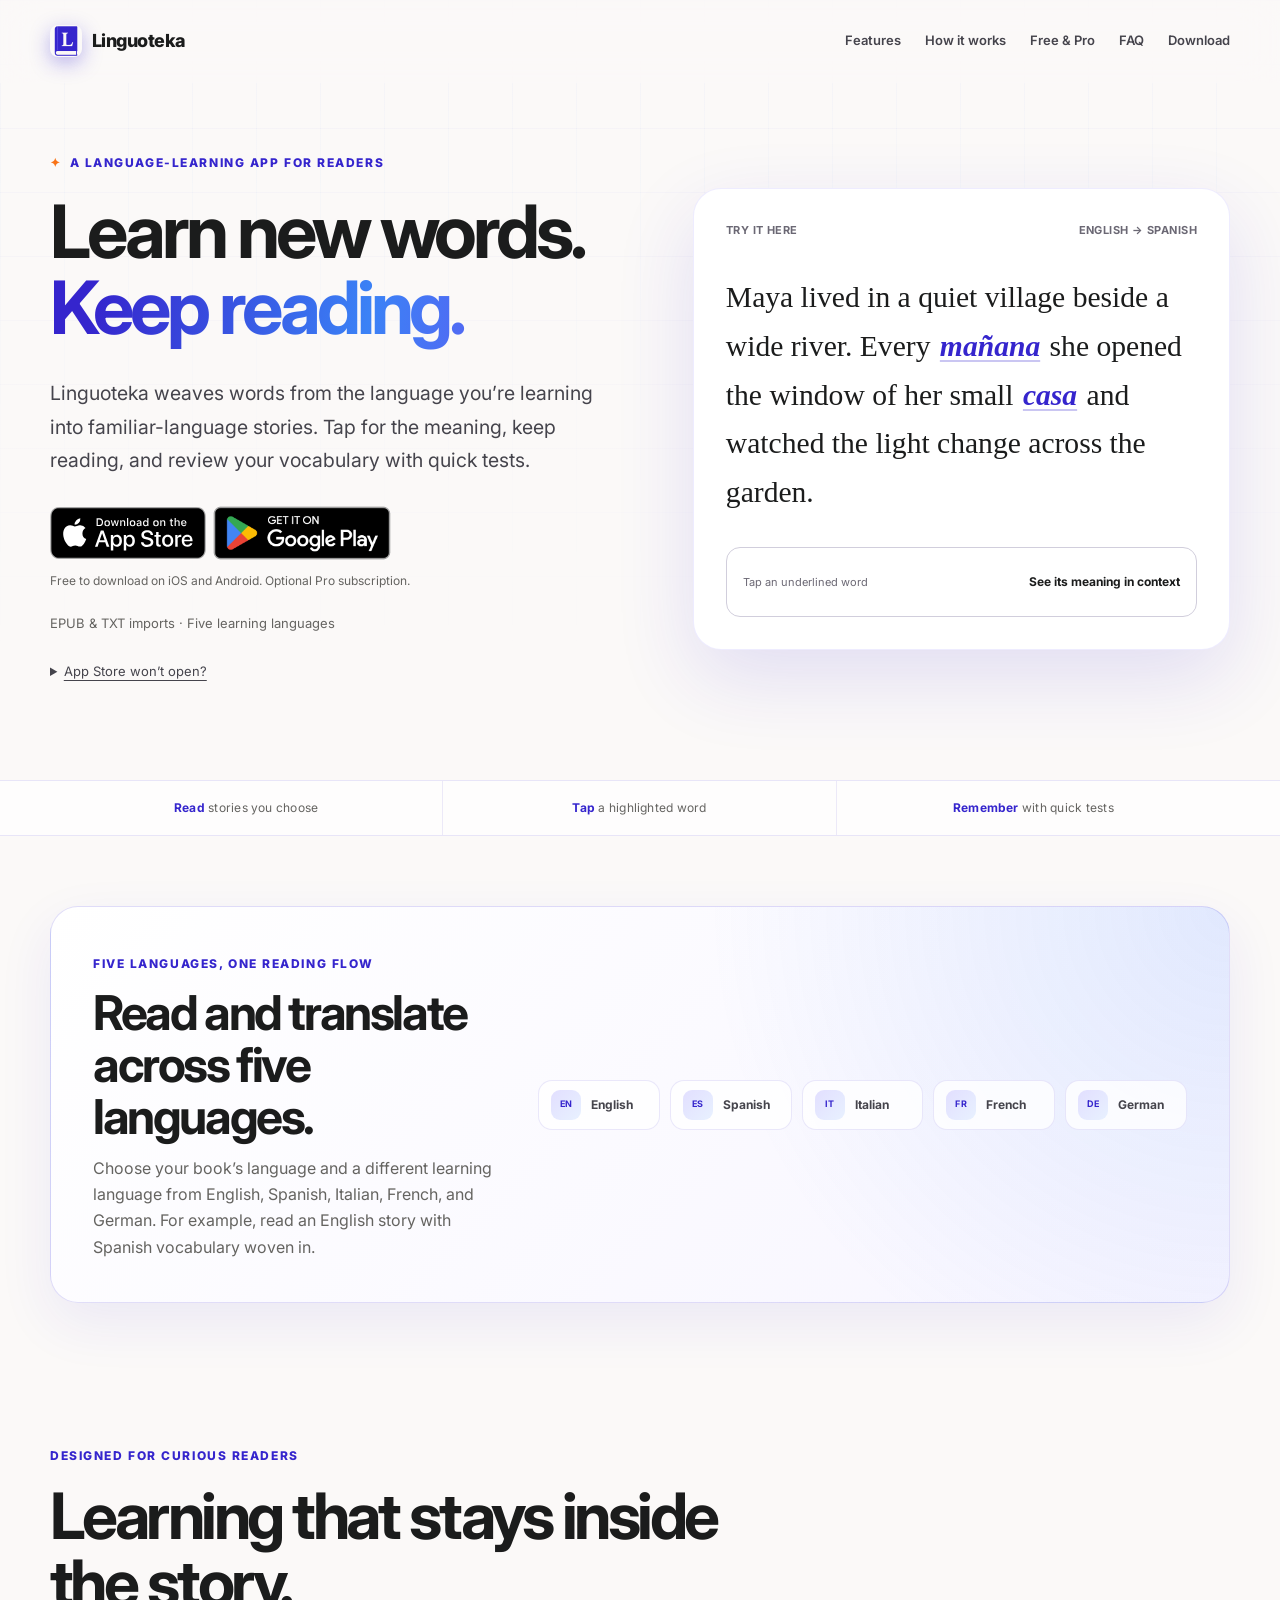
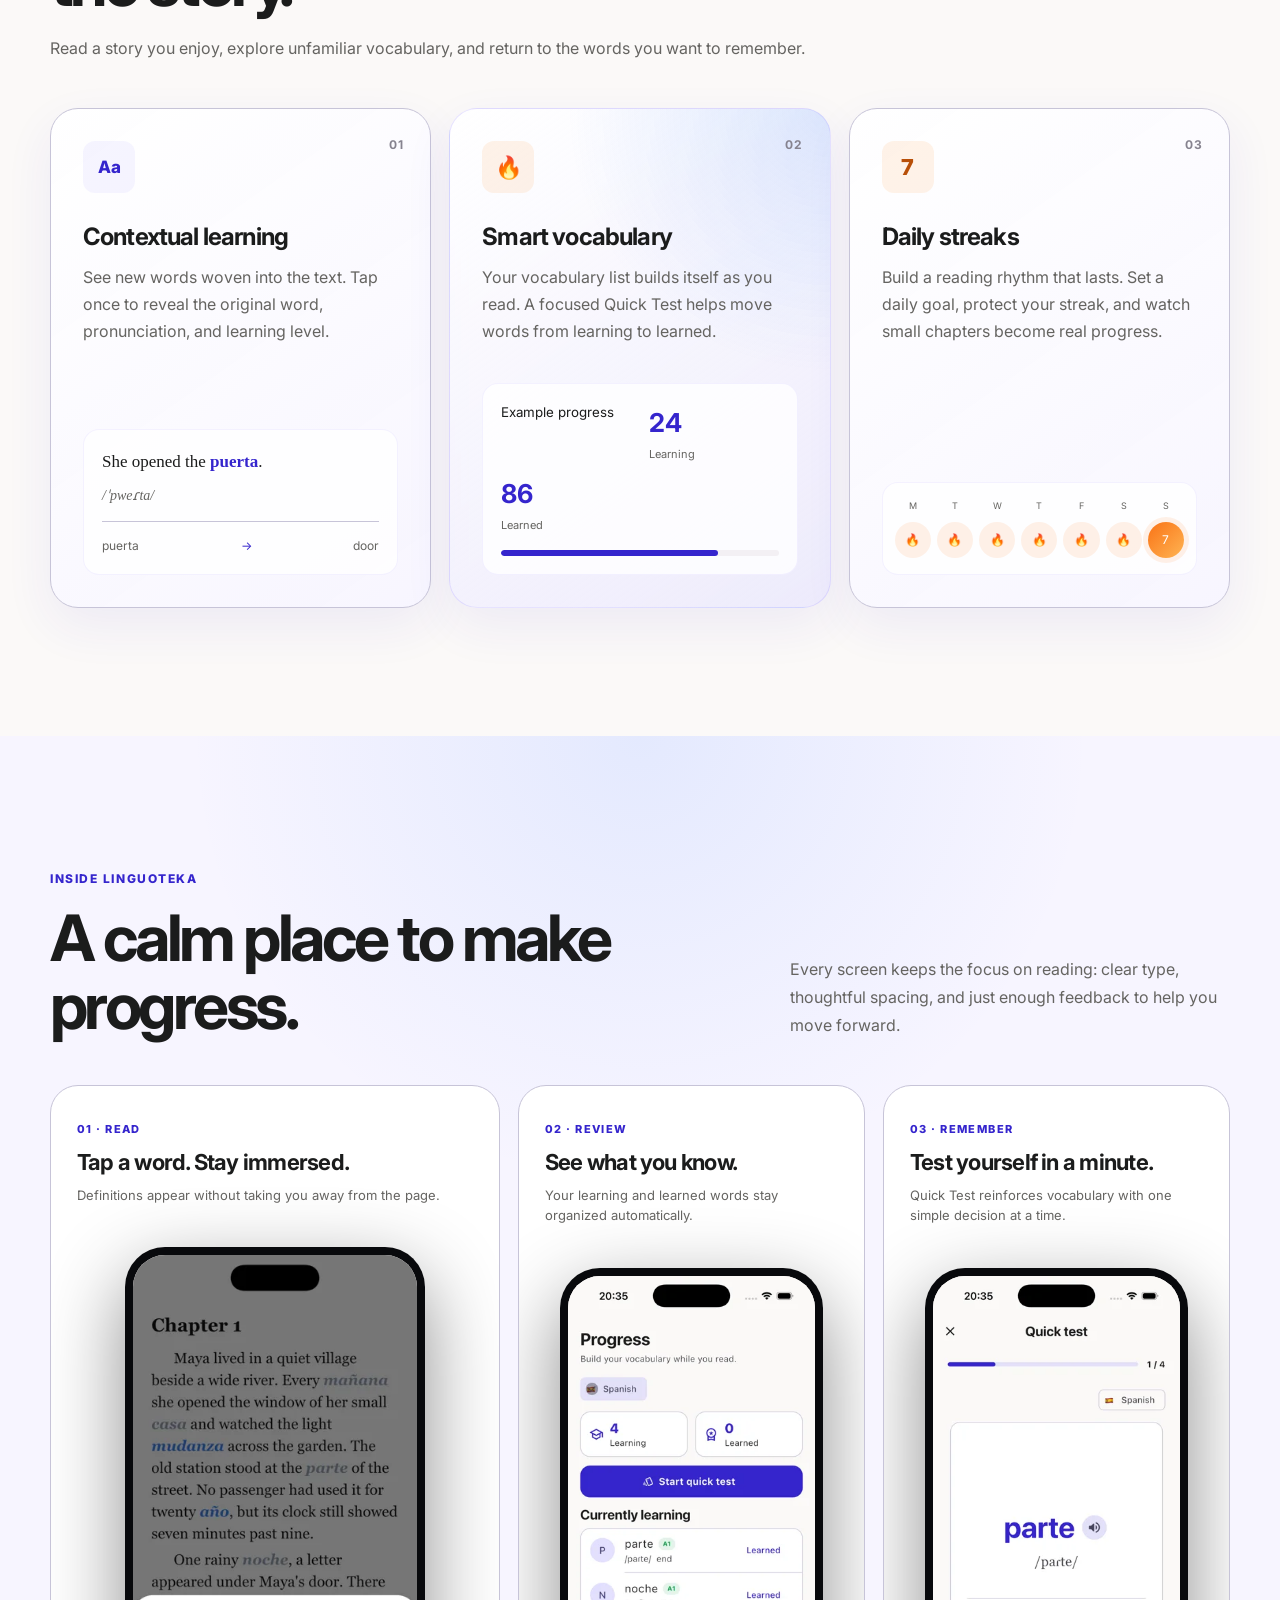
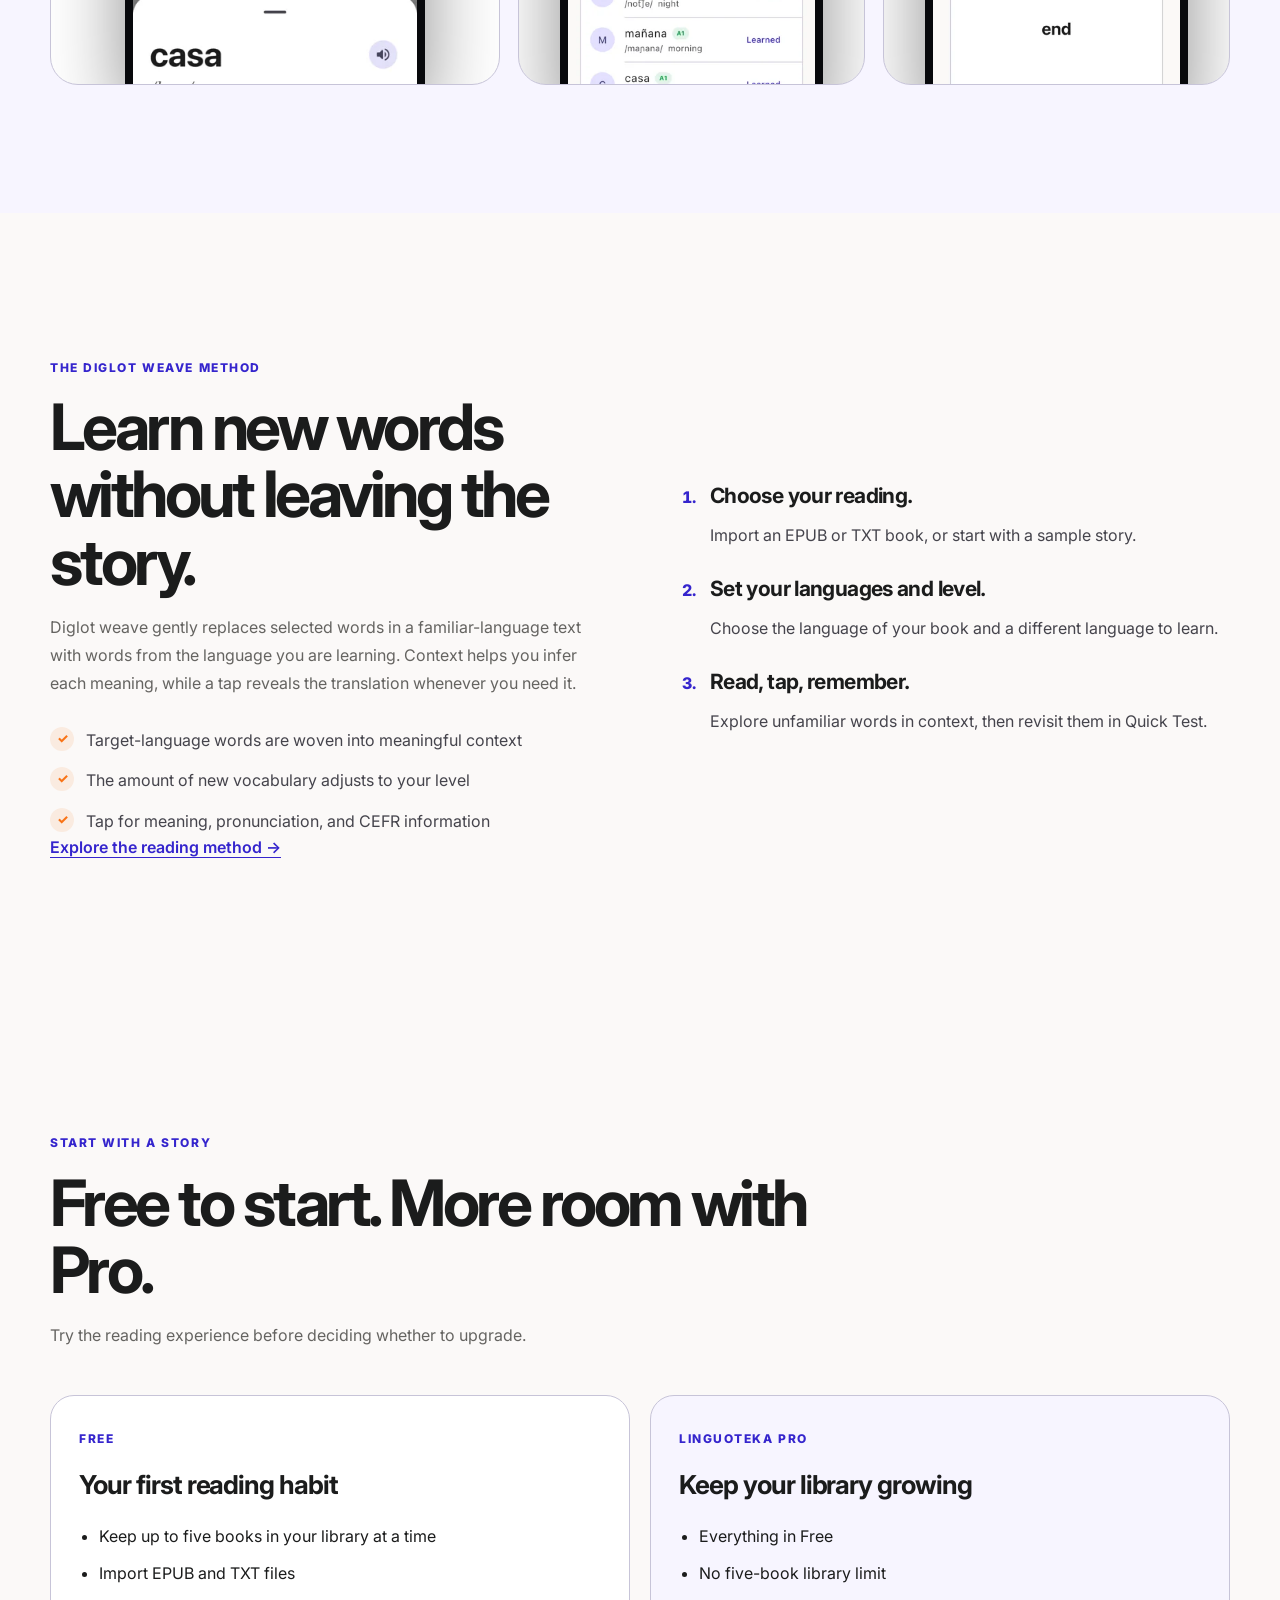
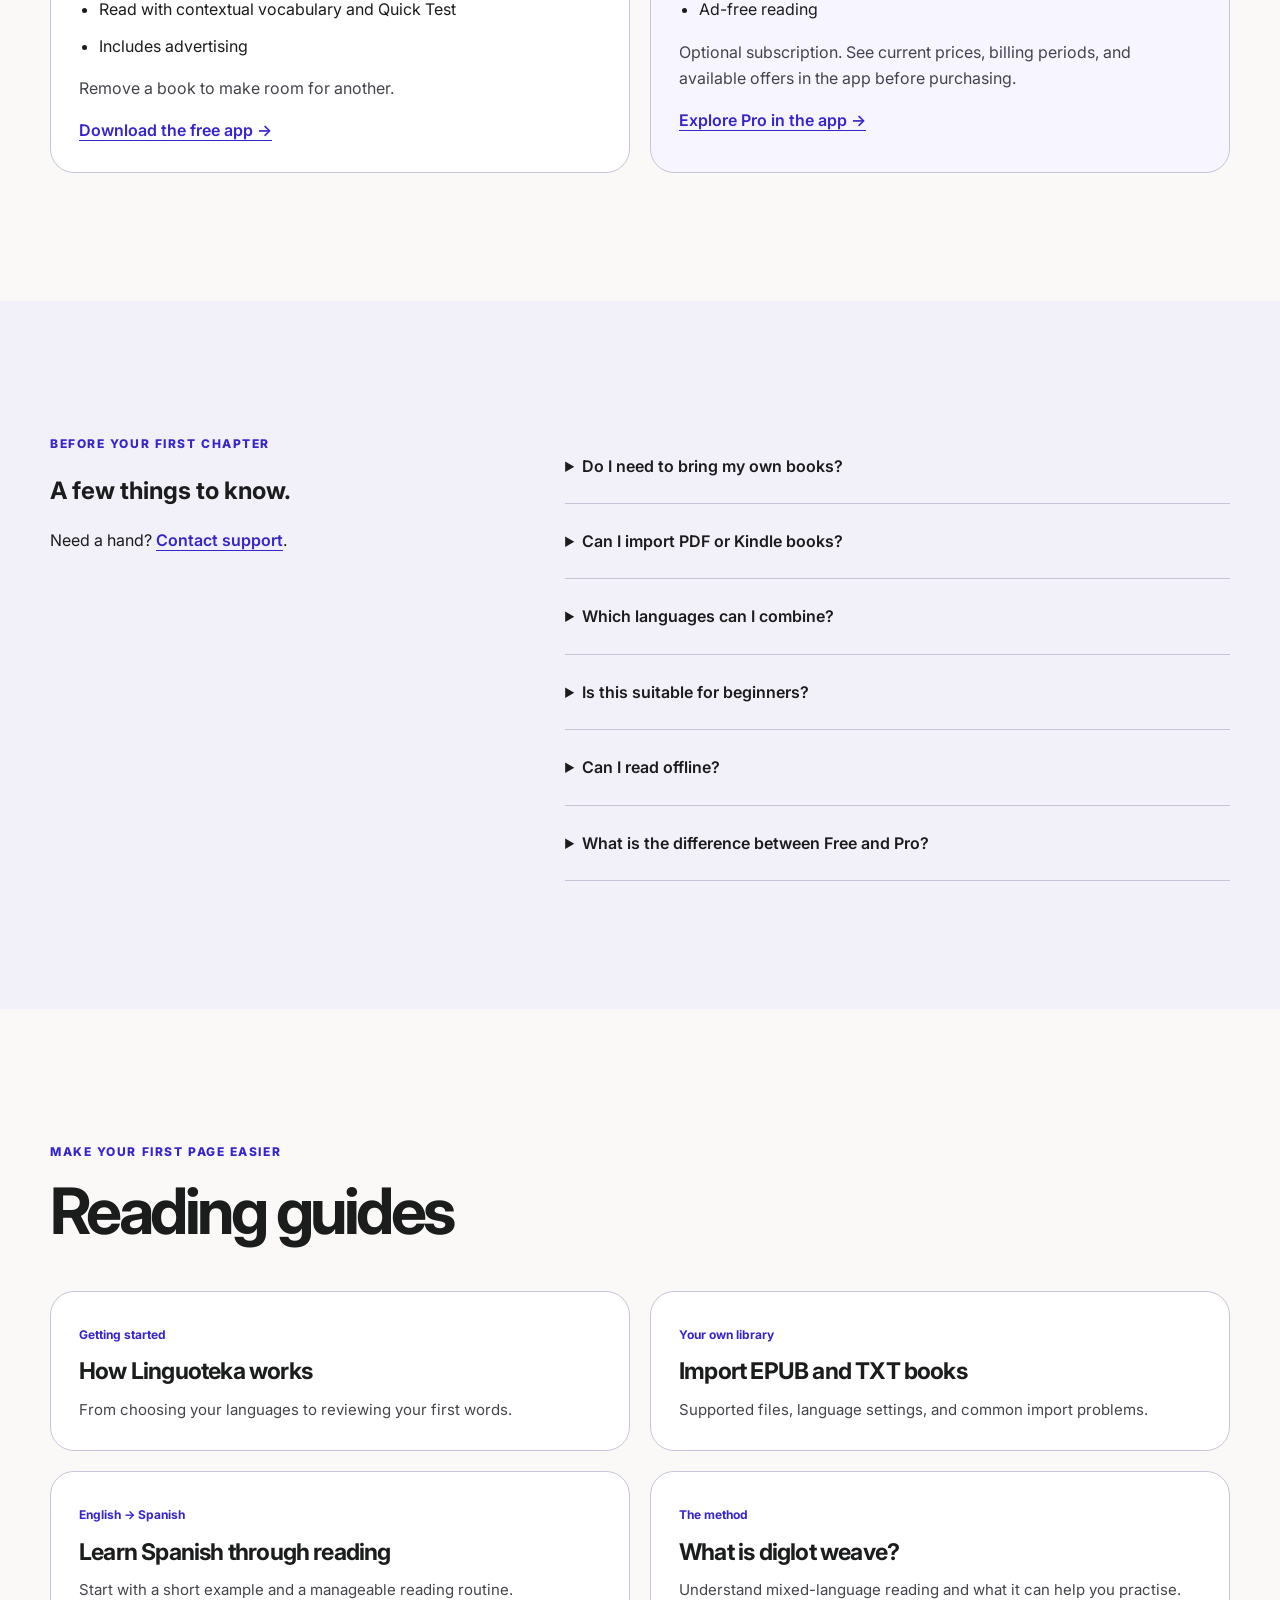
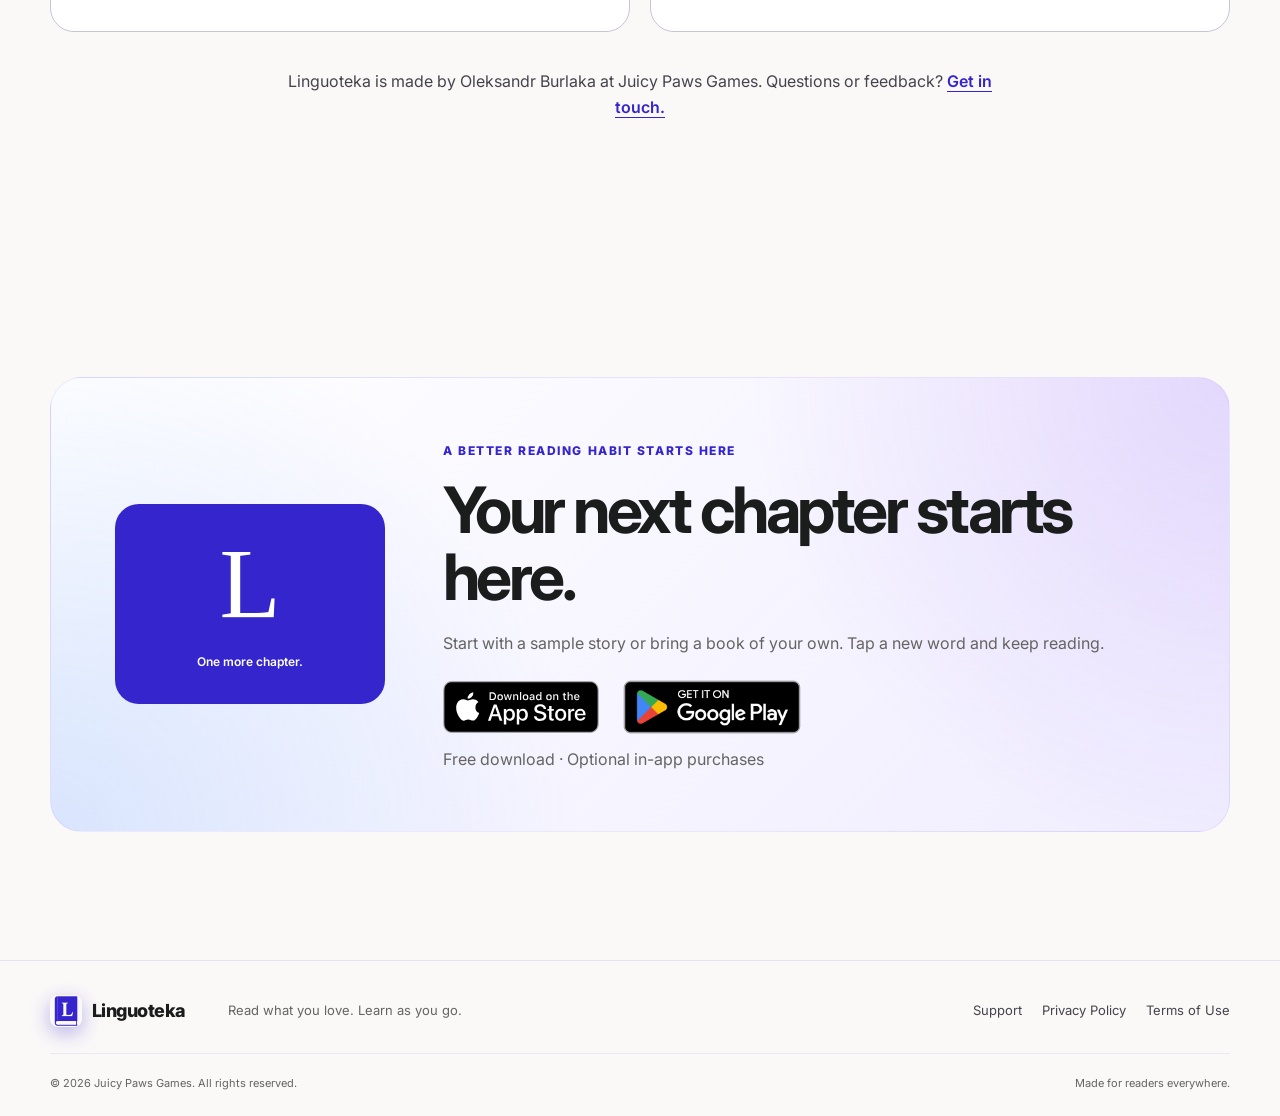
<file: index.html>
<!doctype html>
<html lang="en">
  <head>
    <meta charset="utf-8" />
    <meta name="viewport" content="width=device-width, initial-scale=1" />
    <meta name="theme-color" content="#FBF9F8" />
    <meta
      name="description"
      content="Learn vocabulary while reading with Linguoteka. Try a bilingual example, import EPUB or TXT books, and explore the free app for iOS and Android."
    />
    <title>Linguoteka — Learn Languages by Reading</title>
    <link rel="canonical" href="https://linguoteka.juicypawsgames.com/" />
    <meta property="og:type" content="website" />
    <meta property="og:site_name" content="Linguoteka" />
    <meta property="og:title" content="Linguoteka — Learn Languages by Reading" />
    <meta property="og:description" content="Read familiar-language stories with new vocabulary woven in. Try the interactive example and download for iOS or Android." />
    <meta property="og:url" content="https://linguoteka.juicypawsgames.com/" />
    <meta property="og:image" content="https://linguoteka.juicypawsgames.com/images/social-preview.png" />
    <meta property="og:image:width" content="1200" />
    <meta property="og:image:height" content="630" />
    <meta property="og:image:alt" content="Linguoteka: learn new words while reading, with an English and Spanish example." />
    <meta name="twitter:card" content="summary_large_image" />
    <link rel="icon" href="images/favicon.png" sizes="32x32" />
    <link rel="preconnect" href="https://fonts.googleapis.com" />
    <link rel="preconnect" href="https://fonts.gstatic.com" crossorigin />
    <link
      href="https://fonts.googleapis.com/css2?family=Inter:wght@400;500;600;700;800&amp;display=swap"
      rel="stylesheet"
    />
    <link rel="stylesheet" href="styles.css?v=20260928-5" />
    <script src="script.js?v=20260928-5" defer></script>
    <script type="application/ld+json">{"@context": "https://schema.org", "@type": "SoftwareApplication", "name": "Linguoteka", "url": "https://linguoteka.juicypawsgames.com/", "applicationCategory": "EducationalApplication", "operatingSystem": "iOS, Android", "description": "A language-learning reader with contextual vocabulary, EPUB and TXT imports, and quick vocabulary tests.", "downloadUrl": ["https://apps.apple.com/app/id6803220590", "https://play.google.com/store/apps/details?id=com.juicypawsgames.linguoteka"], "offers": {"@type": "Offer", "price": "0", "priceCurrency": "USD", "description": "Free download with optional in-app purchases."}, "author": {"@type": "Person", "name": "Oleksandr Burlaka"}}</script>
  </head>
  <body>
    <a class="skip-link" href="#main-content">Skip to content</a>

    <header class="site-header" data-header>
      <div class="container nav-wrap">
        <a class="brand" href="/" aria-label="Linguoteka home">
          <img src="images/favicon.png" width="32" height="32" alt="" />
          <span>Linguoteka</span>
        </a>

        <button
          class="menu-toggle"
          type="button"
          aria-expanded="false"
          aria-controls="primary-navigation"
          data-menu-toggle
        >
          <span class="sr-only">Open navigation</span>
          <span></span><span></span>
        </button>

        <nav id="primary-navigation" class="primary-nav" aria-label="Primary" data-menu>
          <a href="#features">Features</a>
          <a href="#method">How it works</a>
          <a href="#plans">Free &amp; Pro</a>
          <a href="#faq">FAQ</a>
          <a href="#download">Download</a>
        </nav>
      </div>
    </header>

    <main id="main-content">
      <section class="hero" aria-labelledby="hero-title">
        <div class="container hero-grid">
          <div class="hero-copy" data-reveal>
            <div class="eyebrow"><span aria-hidden="true">✦</span> A language-learning app for readers</div>
            <h1 id="hero-title">Learn new words.<br /><span>Keep reading.</span></h1>
            <p class="hero-lede">
              Linguoteka weaves words from the language you’re learning into familiar-language stories.
              Tap for the meaning, keep reading, and review your vocabulary with quick tests.
            </p>
            <div class="store-actions" id="download">
              <a class="store-badge store-badge-app" href="https://apps.apple.com/app/id6803220590">
                <img
                  src="images/download-on-the-app-store.svg"
                  alt="Download on the App Store"
                  width="135"
                  height="40"
                />
              </a>
              <a class="store-badge store-badge-play" href="https://play.google.com/store/apps/details?id=com.juicypawsgames.linguoteka">
                <img
                  src="images/get-it-on-google-play.png"
                  alt="Get it on Google Play"
                  width="646"
                  height="250"
                />
              </a>
            </div>
            <p class="launch-note">
              Free to download on iOS and Android. Optional Pro subscription.
            </p>
            <p class="hero-details">EPUB &amp; TXT imports · Five learning languages</p>
            <details class="store-help"><summary>App Store won’t open?</summary><p>If you’re browsing inside Threads or another app, use its browser menu to open this page in Safari or your default browser, then tap the App Store badge again. You can also search for “Linguoteka” directly in the App Store.</p></details>
          </div>

          <div class="reading-sample hero-demo" aria-label="Interactive reading example">
            <div class="sample-topline"><span>Try it here</span><span>English → Spanish</span></div>
            <p>
              Maya lived in a quiet village beside a wide river. Every
              <button type="button" class="sample-word" data-word="morning" lang="es" aria-pressed="false">mañana</button>
              she opened the window of her small
              <button type="button" class="sample-word" data-word="house" lang="es" aria-pressed="false">casa</button>
              and watched the light change across the garden.
            </p>
            <div class="sample-translation" data-sample-translation role="status" aria-live="polite" aria-atomic="true">
              <span>Tap an underlined word</span>
              <strong>See its meaning in context</strong>
            </div>
          </div>
        </div>
      </section>

      <section class="trust-strip" aria-label="Linguoteka highlights">
        <div class="container trust-grid">
          <p><strong>Read</strong> stories you choose</p>
          <p><strong>Tap</strong> a highlighted word</p>
          <p><strong>Remember</strong> with quick tests</p>
        </div>
      </section>

      <section class="language-band" id="languages" aria-labelledby="languages-title">
        <div class="container language-layout" data-reveal>
          <div class="language-copy">
            <span class="eyebrow">Five languages, one reading flow</span>
            <h2 id="languages-title">Read and translate across five languages.</h2>
            <p>
              Choose your book’s language and a different learning language from English, Spanish, Italian, French, and German. For example, read an English story with Spanish vocabulary woven in.
            </p>
          </div>
          <ul class="language-list" aria-label="Supported languages">
            <li><span>EN</span>English</li>
            <li><span>ES</span>Spanish</li>
            <li><span>IT</span>Italian</li>
            <li><span>FR</span>French</li>
            <li><span>DE</span>German</li>
          </ul>
        </div>
      </section>

      <section class="section features" id="features" aria-labelledby="features-title">
        <div class="container">
          <div class="section-heading" data-reveal>
            <span class="eyebrow">Designed for curious readers</span>
            <h2 id="features-title">Learning that stays inside the story.</h2>
            <p>
              Read a story you enjoy, explore unfamiliar vocabulary, and return to the words you want to remember.
            </p>
          </div>

          <div class="feature-grid">
            <article class="feature-card" data-reveal>
              <div class="feature-number">01</div>
              <div class="feature-icon" aria-hidden="true">Aa</div>
              <h3>Contextual learning</h3>
              <p>
                See new words woven into the text. Tap once to reveal the original word,
                pronunciation, and learning level.
              </p>
              <div class="word-demo" aria-label="Example translation">
                <span>She opened the <strong>puerta</strong>.</span>
                <span class="word-pronunciation">/ˈpweɾta/</span>
                <span class="word-meaning"><span>puerta</span><i>→</i><span>door</span></span>
              </div>
            </article>

            <article class="feature-card feature-card-primary" data-reveal>
              <div class="feature-number">02</div>
              <div class="feature-icon flame" aria-hidden="true">🔥</div>
              <h3>Smart vocabulary</h3>
              <p>
                Your vocabulary list builds itself as you read. A focused Quick Test helps
                move words from learning to learned.
              </p>
              <div class="progress-demo" aria-label="Vocabulary progress example">
                <small>Example progress</small>
                <div><span>Learning</span><strong>24</strong></div>
                <div><span>Learned</span><strong>86</strong></div>
                <span class="progress-track"><i></i></span>
              </div>
            </article>

            <article class="feature-card" data-reveal>
              <div class="feature-number">03</div>
              <div class="feature-icon flame" aria-hidden="true">7</div>
              <h3>Daily streaks</h3>
              <p>
                Build a reading rhythm that lasts. Set a daily goal, protect your streak,
                and watch small chapters become real progress.
              </p>
              <div class="week-demo" aria-label="Seven day reading streak">
                <span>M<i>🔥</i></span><span>T<i>🔥</i></span><span>W<i>🔥</i></span>
                <span>T<i>🔥</i></span><span>F<i>🔥</i></span><span>S<i>🔥</i></span>
                <span class="today">S<i>7</i></span>
              </div>
            </article>
          </div>
        </div>
      </section>

      <section class="section inside" id="inside" aria-labelledby="inside-title">
        <div class="container">
          <div class="section-heading section-heading-split" data-reveal>
            <div>
              <span class="eyebrow">Inside Linguoteka</span>
              <h2 id="inside-title">A calm place to make progress.</h2>
            </div>
            <p>
              Every screen keeps the focus on reading: clear type, thoughtful spacing,
              and just enough feedback to help you move forward.
            </p>
          </div>

          <div class="screens-grid">
            <article class="screen-card screen-card-tall" data-reveal>
              <div class="screen-copy">
                <span>01 · Read</span>
                <h3>Tap a word. Stay immersed.</h3>
                <p>Definitions appear without taking you away from the page.</p>
              </div>
              <div class="device-shot">
                <img
                  src="images/screen-3-720.webp" srcset="images/screen-3-360.webp 360w, images/screen-3-720.webp 720w" sizes="(min-width: 820px) 280px, (min-width: 560px) 320px, 75vw"
                  alt="Reader screen with the word casa selected"
                  width="1206"
                  height="2622"
                  loading="lazy"
                />
              </div>
            </article>

            <article class="screen-card" data-reveal>
              <div class="screen-copy">
                <span>02 · Review</span>
                <h3>See what you know.</h3>
                <p>Your learning and learned words stay organized automatically.</p>
              </div>
              <div class="device-shot">
                <img
                  src="images/screen-4-720.webp" srcset="images/screen-4-360.webp 360w, images/screen-4-720.webp 720w" sizes="(min-width: 820px) 280px, (min-width: 560px) 320px, 75vw"
                  alt="Progress screen with Spanish vocabulary statistics"
                  width="1206"
                  height="2622"
                  loading="lazy"
                />
              </div>
            </article>

            <article class="screen-card" data-reveal>
              <div class="screen-copy">
                <span>03 · Remember</span>
                <h3>Test yourself in a minute.</h3>
                <p>Quick Test reinforces vocabulary with one simple decision at a time.</p>
              </div>
              <div class="device-shot">
                <img
                  src="images/screen-5-720.webp" srcset="images/screen-5-360.webp 360w, images/screen-5-720.webp 720w" sizes="(min-width: 820px) 280px, (min-width: 560px) 320px, 75vw"
                  alt="Quick Test flashcard for the Spanish word parte"
                  width="1206"
                  height="2622"
                  loading="lazy"
                />
              </div>
            </article>
          </div>
        </div>
      </section>

      <section class="reading-section" id="method" aria-labelledby="reading-title">
        <div class="container reading-grid">
          <div class="reading-copy" data-reveal>
            <span class="eyebrow">The diglot weave method</span>
            <h2 id="reading-title">Learn new words without leaving the story.</h2>
            <p>
              Diglot weave gently replaces selected words in a familiar-language text with
              words from the language you are learning. Context helps you infer each meaning,
              while a tap reveals the translation whenever you need it.
            </p>
            <ul class="check-list">
              <li><span aria-hidden="true">✓</span> Target-language words are woven into meaningful context</li>
              <li><span aria-hidden="true">✓</span> The amount of new vocabulary adjusts to your level</li>
              <li><span aria-hidden="true">✓</span> Tap for meaning, pronunciation, and CEFR information</li>
            </ul>
            <a class="text-link" href="how-it-works.html">Explore the reading method →</a>
          </div>
          <ol class="method-steps">
            <li><strong>Choose your reading.</strong><p>Import an EPUB or TXT book, or start with a sample story.</p></li>
            <li><strong>Set your languages and level.</strong><p>Choose the language of your book and a different language to learn.</p></li>
            <li><strong>Read, tap, remember.</strong><p>Explore unfamiliar words in context, then revisit them in Quick Test.</p></li>
          </ol>
        </div>
      </section>


      <section class="section" id="plans" aria-labelledby="plans-title">
        <div class="container">
          <div class="section-heading"><span class="eyebrow">Start with a story</span><h2 id="plans-title">Free to start. More room with Pro.</h2><p>Try the reading experience before deciding whether to upgrade.</p></div>
          <div class="plan-grid">
            <article class="plan-card"><span class="eyebrow">Free</span><h3>Your first reading habit</h3><ul><li>Keep up to five books in your library at a time</li><li>Import EPUB and TXT files</li><li>Read with contextual vocabulary and Quick Test</li><li>Includes advertising</li></ul><p>Remove a book to make room for another.</p><a class="text-link" href="#download">Download the free app →</a></article>
            <article class="plan-card plan-pro"><span class="eyebrow">Linguoteka Pro</span><h3>Keep your library growing</h3><ul><li>Everything in Free</li><li>No five-book library limit</li><li>Ad-free reading</li></ul><p>Optional subscription. See current prices, billing periods, and available offers in the app before purchasing.</p><a class="text-link" href="#download">Explore Pro in the app →</a></article>
          </div>
        </div>
      </section>
      <section class="section faq-section" id="faq" aria-labelledby="faq-title">
        <div class="container faq-layout"><div><span class="eyebrow">Before your first chapter</span><h2 id="faq-title">A few things to know.</h2><p>Need a hand? <a class="text-link" href="mailto:contact@juicypawsgames.com">Contact support</a>.</p></div><div class="faq-list">
          <details><summary>Do I need to bring my own books?</summary><p>You can start with a sample story or import your own EPUB or TXT file. Use a book you have the right to read. <a href="import-books.html">See the import guide.</a></p></details>
          <details><summary>Can I import PDF or Kindle books?</summary><p>The supported import formats are EPUB and TXT. PDF and Kindle formats are not supported. DRM-protected files cannot be used; choose an unprotected EPUB or plain-text file.</p></details>
          <details><summary>Which languages can I combine?</summary><p>English, Spanish, French, German, and Italian are available as book and learning languages. Select two different languages, and make sure the book matches your selected reading language. Unsupported or mismatched book languages may open without word replacement.</p></details>
          <details><summary>Is this suitable for beginners?</summary><p>You can choose your learning level and the amount of replacement vocabulary. Begin with familiar-language reading and a small amount of new vocabulary. This is a way to practise vocabulary alongside your other language learning.</p></details>
          <details><summary>Can I read offline?</summary><p>Imported books and vocabulary analysis are processed on your device. Download any book files and required system voices first. Store purchases, subscription services, and advertising may need an internet connection.</p></details>
          <details><summary>What is the difference between Free and Pro?</summary><p>The free app includes ads and allows up to five books in your library at once. Pro removes ads and the five-book limit. Current subscription prices and terms are shown in the app.</p></details>
        </div></div>
      </section>
      <section class="section guide-section" aria-labelledby="guides-title"><div class="container">
        <div class="section-heading"><span class="eyebrow">Make your first page easier</span><h2 id="guides-title">Reading guides</h2></div>
        <div class="guide-grid">
          <a class="guide-card" href="how-it-works.html"><span>Getting started</span><h3>How Linguoteka works</h3><p>From choosing your languages to reviewing your first words.</p></a>
          <a class="guide-card" href="import-books.html"><span>Your own library</span><h3>Import EPUB and TXT books</h3><p>Supported files, language settings, and common import problems.</p></a>
          <a class="guide-card" href="learn-spanish-by-reading.html"><span>English → Spanish</span><h3>Learn Spanish through reading</h3><p>Start with a short example and a manageable reading routine.</p></a>
          <a class="guide-card" href="diglot-weave.html"><span>The method</span><h3>What is diglot weave?</h3><p>Understand mixed-language reading and what it can help you practise.</p></a>
        </div>
        <p class="maker-note">Linguoteka is made by Oleksandr Burlaka at Juicy Paws Games. Questions or feedback? <a class="text-link" href="mailto:contact@juicypawsgames.com">Get in touch.</a></p>
      </div></section>

      <section class="section final-cta" id="support" aria-labelledby="cta-title">
        <div class="container cta-card" data-reveal>
          <div class="cta-monogram" aria-hidden="true">L<span>One more chapter.</span></div>
          <div>
            <span class="eyebrow">A better reading habit starts here</span>
            <h2 id="cta-title">Your next chapter starts here.</h2>
            <p>
              Start with a sample story or bring a book of your own. Tap a new word and keep reading.
            </p>
<div class="store-actions"><a class="store-badge store-badge-app" href="https://apps.apple.com/app/id6803220590"><img src="images/download-on-the-app-store.svg" alt="Download on the App Store" width="135" height="40" /></a><a class="store-badge store-badge-play" href="https://play.google.com/store/apps/details?id=com.juicypawsgames.linguoteka"><img src="images/get-it-on-google-play.png" alt="Get it on Google Play" width="646" height="250" /></a></div><p class="launch-note">Free download · Optional in-app purchases</p>
          </div>
        </div>
      </section>
    </main>

    <footer class="site-footer">
      <div class="container footer-main">
        <a class="brand" href="/" aria-label="Linguoteka home">
          <img src="images/favicon.png" width="32" height="32" alt="" />
          <span>Linguoteka</span>
        </a>
        <p>Read what you love. Learn as you go.</p>
        <nav aria-label="Footer">
          <a href="mailto:contact@juicypawsgames.com">Support</a>
          <a href="privacy.html">Privacy Policy</a>
          <a href="terms.html">Terms of Use</a>
        </nav>
      </div>
      <div class="container footer-bottom">
        <span>© <span data-year>2026</span> Juicy Paws Games. All rights reserved.</span>
        <span>Made for readers everywhere.</span>
      </div>
    </footer>
  </body>
</html>
</file>
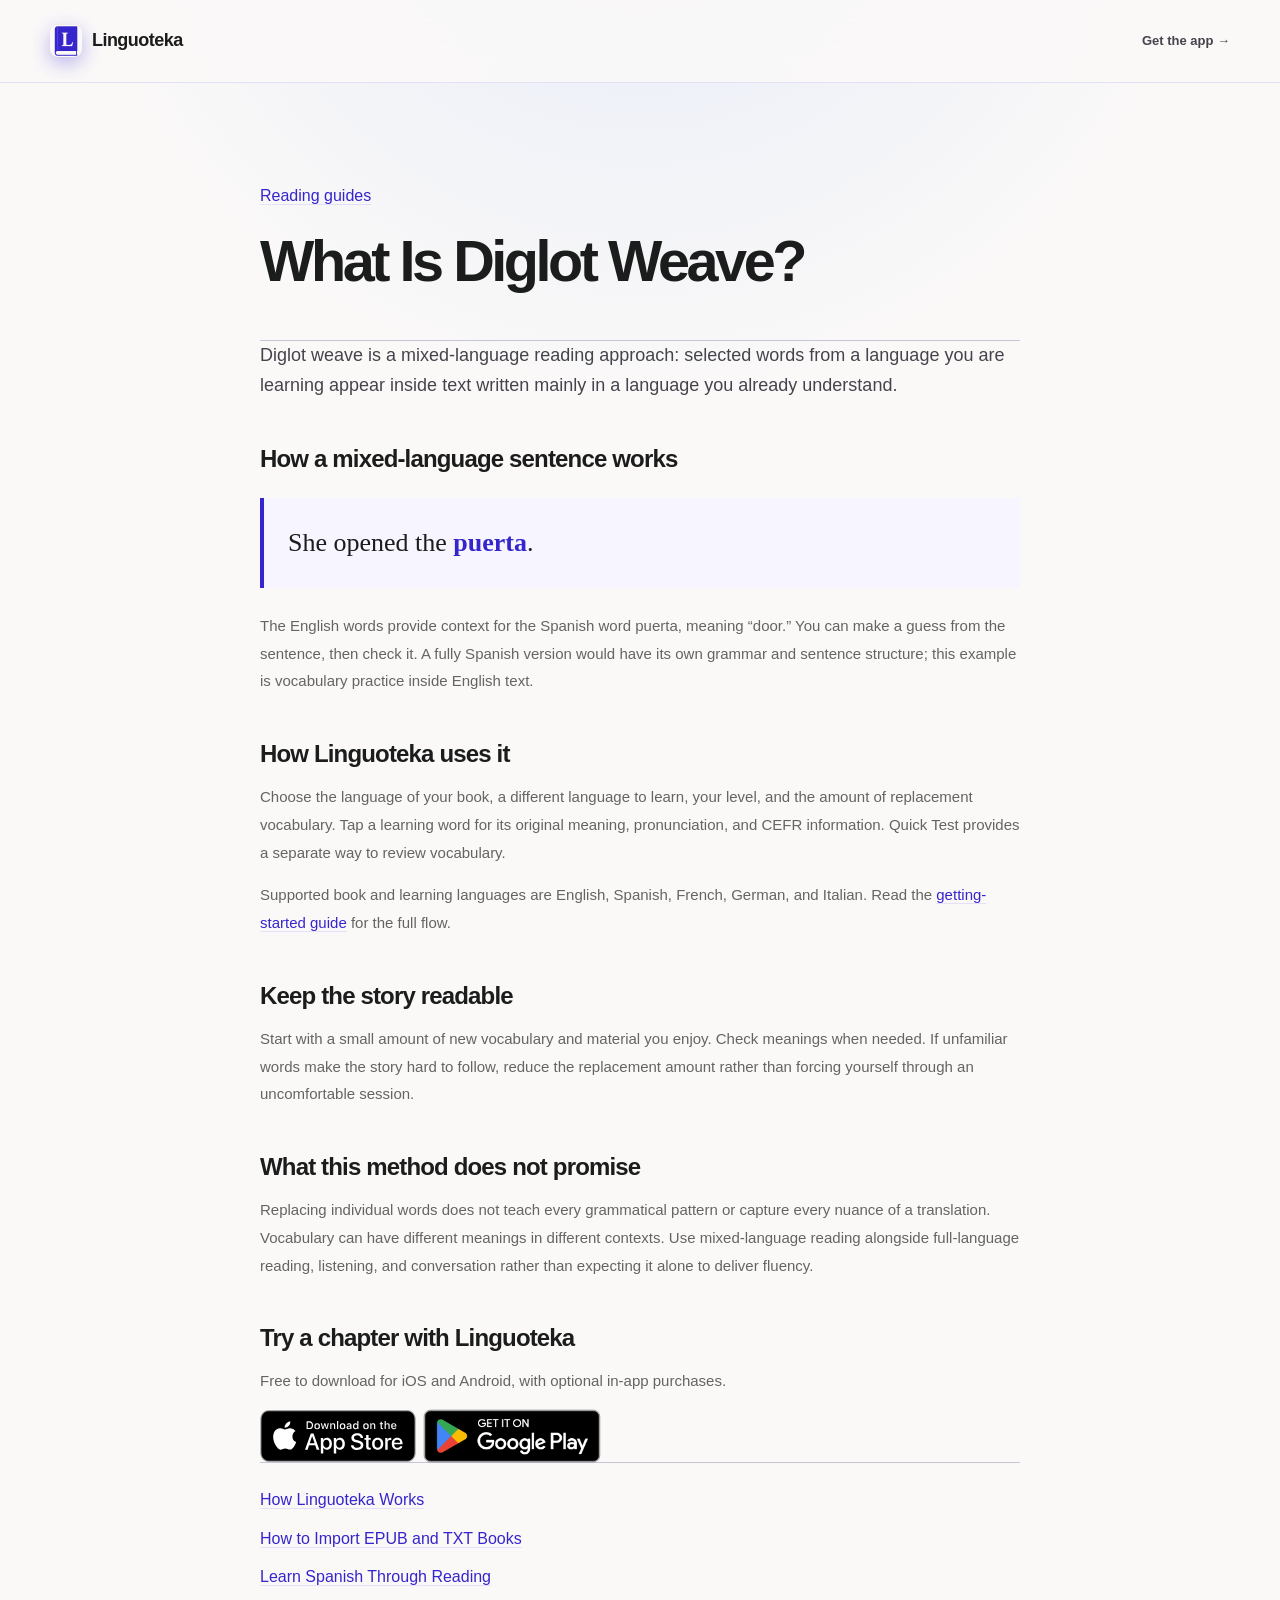
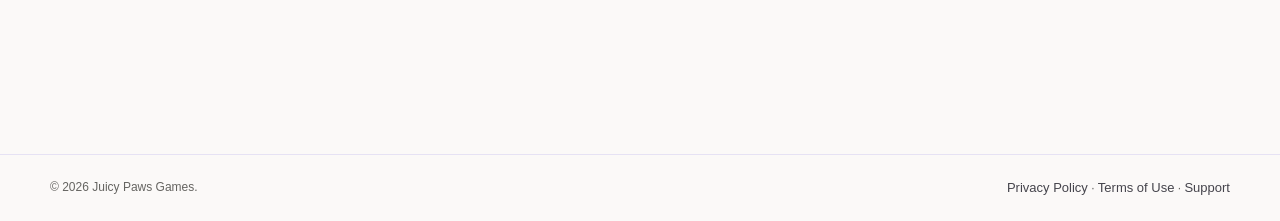
<file: diglot-weave.html>
<!doctype html><html lang="en"><head><meta charset="utf-8" /><meta name="viewport" content="width=device-width, initial-scale=1" /><title>What Is Diglot Weave? — Linguoteka</title><meta name="description" content="Understand diglot weave with a simple bilingual reading example, practical tips, and the limitations of mixed-language vocabulary practice." /><link rel="canonical" href="https://linguoteka.juicypawsgames.com/diglot-weave.html" /><link rel="icon" href="images/favicon.png" /><link rel="stylesheet" href="styles.css?v=20260928-5" /><script src="script.js?v=20260928-5" defer></script><meta property="og:type" content="website" />
    <meta property="og:site_name" content="Linguoteka" />
    <meta property="og:title" content="What Is Diglot Weave? — Linguoteka" />
    <meta property="og:description" content="Understand diglot weave with a simple bilingual reading example, practical tips, and the limitations of mixed-language vocabulary practice." />
    <meta property="og:url" content="https://linguoteka.juicypawsgames.com/diglot-weave.html" />
    <meta property="og:image" content="https://linguoteka.juicypawsgames.com/images/social-preview.png" />
    <meta property="og:image:width" content="1200" />
    <meta property="og:image:height" content="630" />
    <meta property="og:image:alt" content="Linguoteka: learn new words while reading, with an English and Spanish example." />
    <meta name="twitter:card" content="summary_large_image" /></head><body class="legal-page guide-page"><a class="skip-link" href="#main-content">Skip to content</a><header class="legal-header"><div class="container legal-nav"><a class="brand" href="index.html"><img src="images/favicon.png" width="32" height="32" alt="" /><span>Linguoteka</span></a><a class="back-link" href="index.html#download">Get the app →</a></div></header><main class="legal-main" id="main-content"><article class="legal-article"><header class="legal-title"><a href="index.html#guides-title">Reading guides</a><h1>What Is Diglot Weave?</h1></header><p>Diglot weave is a mixed-language reading approach: selected words from a language you are learning appear inside text written mainly in a language you already understand.</p>
<section><h2>How a mixed-language sentence works</h2><blockquote class="guide-example">She opened the <strong lang="es">puerta</strong>.</blockquote><p>The English words provide context for the Spanish word <span lang="es">puerta</span>, meaning “door.” You can make a guess from the sentence, then check it. A fully Spanish version would have its own grammar and sentence structure; this example is vocabulary practice inside English text.</p></section>
<section><h2>How Linguoteka uses it</h2><p>Choose the language of your book, a different language to learn, your level, and the amount of replacement vocabulary. Tap a learning word for its original meaning, pronunciation, and CEFR information. Quick Test provides a separate way to review vocabulary.</p><p>Supported book and learning languages are English, Spanish, French, German, and Italian. Read the <a href="how-it-works.html">getting-started guide</a> for the full flow.</p></section>
<section><h2>Keep the story readable</h2><p>Start with a small amount of new vocabulary and material you enjoy. Check meanings when needed. If unfamiliar words make the story hard to follow, reduce the replacement amount rather than forcing yourself through an uncomfortable session.</p></section>
<section><h2>What this method does not promise</h2><p>Replacing individual words does not teach every grammatical pattern or capture every nuance of a translation. Vocabulary can have different meanings in different contexts. Use mixed-language reading alongside full-language reading, listening, and conversation rather than expecting it alone to deliver fluency.</p></section><section class="guide-download"><h2>Try a chapter with Linguoteka</h2><p>Free to download for iOS and Android, with optional in-app purchases.</p><div class="store-actions"><a class="store-badge store-badge-app" href="https://apps.apple.com/app/id6803220590"><img src="images/download-on-the-app-store.svg" alt="Download on the App Store" width="135" height="40" /></a><a class="store-badge store-badge-play" href="https://play.google.com/store/apps/details?id=com.juicypawsgames.linguoteka"><img src="images/get-it-on-google-play.png" alt="Get it on Google Play" width="646" height="250" /></a></div></section><nav class="related-guides" aria-label="More reading guides"><a href="how-it-works.html">How Linguoteka Works</a><a href="import-books.html">How to Import EPUB and TXT Books</a><a href="learn-spanish-by-reading.html">Learn Spanish Through Reading</a></nav></article></main><footer class="legal-footer"><div class="container"><span>© <span data-year>2026</span> Juicy Paws Games.</span><nav aria-label="Footer"><a href="privacy.html">Privacy Policy</a> · <a href="terms.html">Terms of Use</a> · <a href="mailto:contact@juicypawsgames.com">Support</a></nav></div></footer></body></html>
</file>
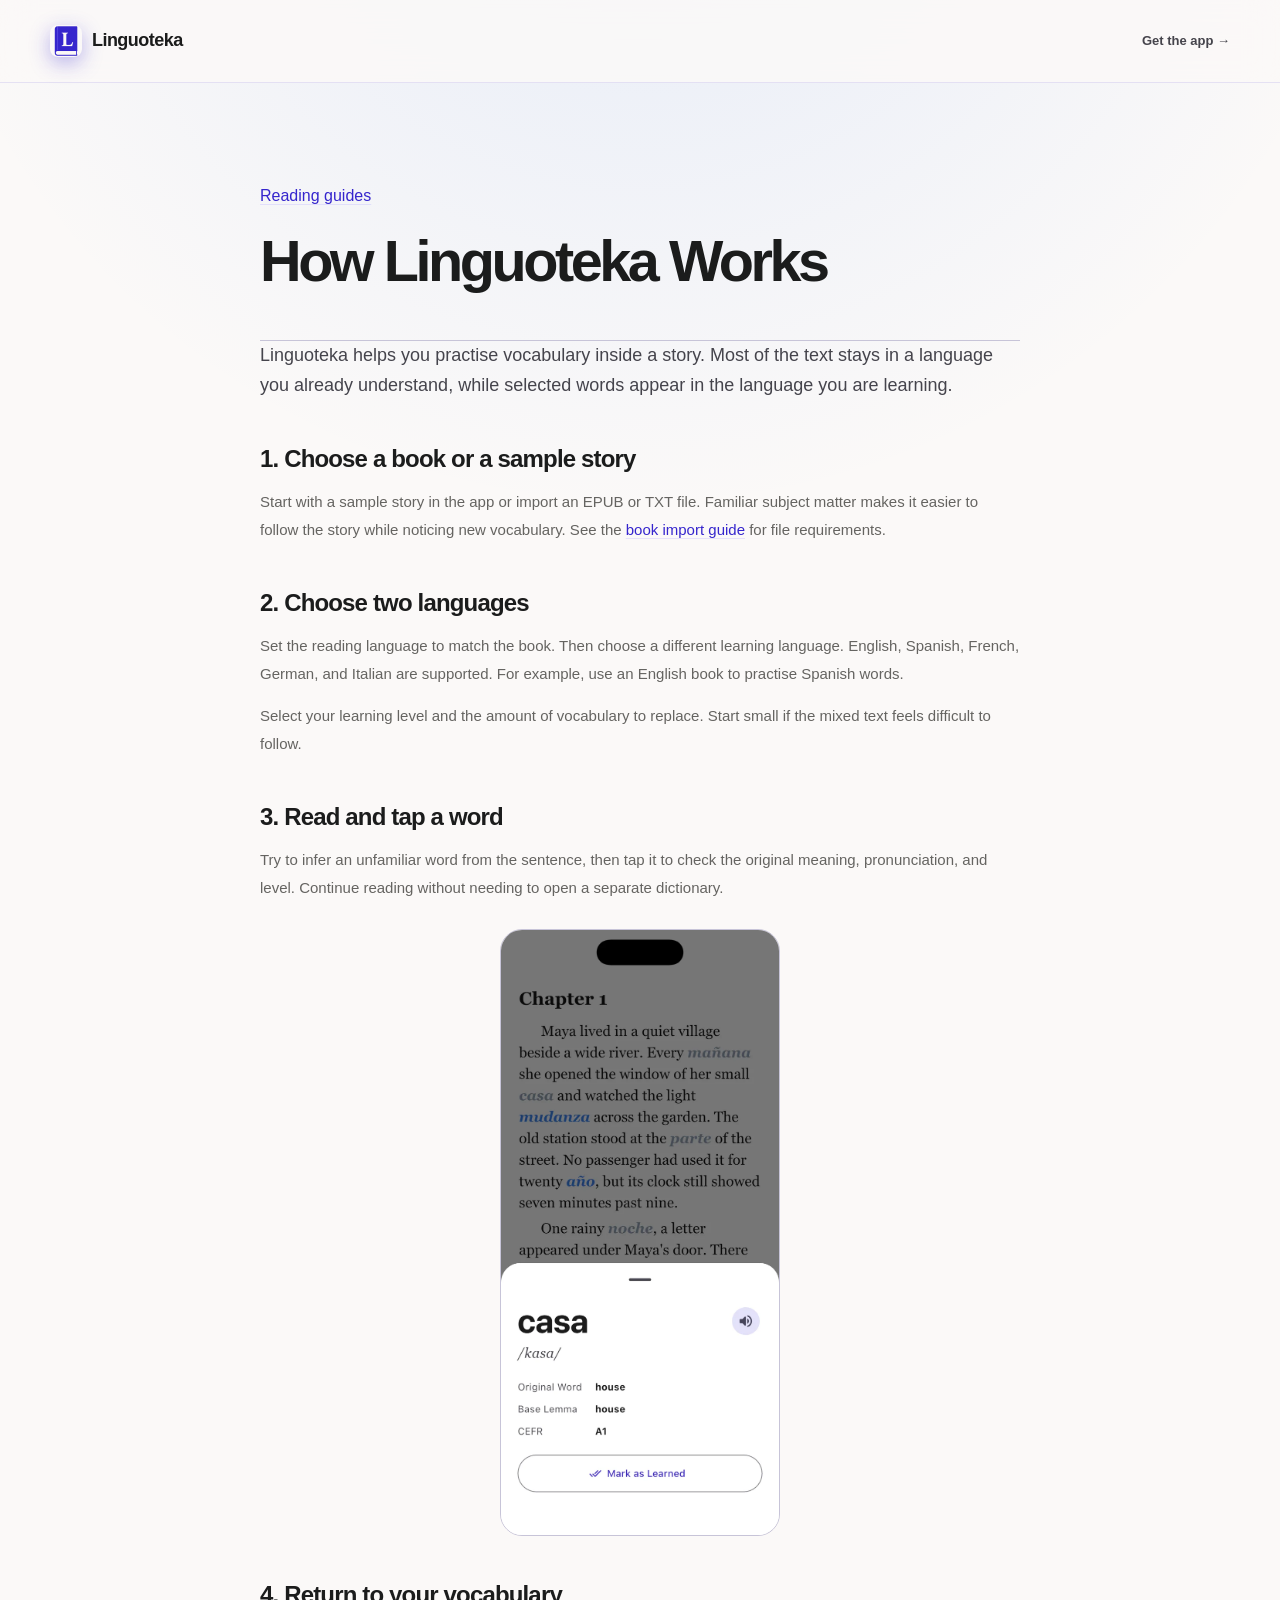
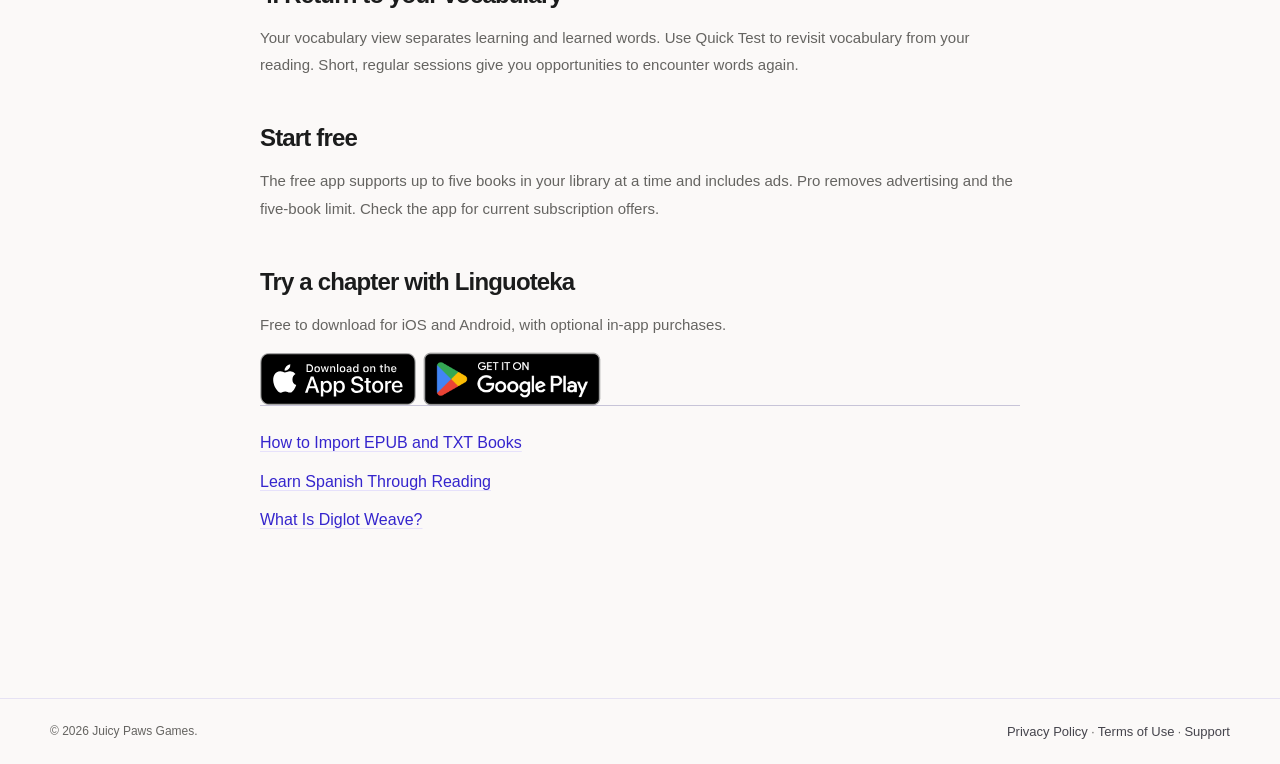
<file: how-it-works.html>
<!doctype html><html lang="en"><head><meta charset="utf-8" /><meta name="viewport" content="width=device-width, initial-scale=1" /><title>How Linguoteka Works — Linguoteka</title><meta name="description" content="A practical guide to reading with contextual vocabulary in Linguoteka, from importing a book to reviewing new words." /><link rel="canonical" href="https://linguoteka.juicypawsgames.com/how-it-works.html" /><link rel="icon" href="images/favicon.png" /><link rel="stylesheet" href="styles.css?v=20260928-5" /><script src="script.js?v=20260928-5" defer></script><meta property="og:type" content="website" />
    <meta property="og:site_name" content="Linguoteka" />
    <meta property="og:title" content="How Linguoteka Works — Linguoteka" />
    <meta property="og:description" content="A practical guide to reading with contextual vocabulary in Linguoteka, from importing a book to reviewing new words." />
    <meta property="og:url" content="https://linguoteka.juicypawsgames.com/how-it-works.html" />
    <meta property="og:image" content="https://linguoteka.juicypawsgames.com/images/social-preview.png" />
    <meta property="og:image:width" content="1200" />
    <meta property="og:image:height" content="630" />
    <meta property="og:image:alt" content="Linguoteka: learn new words while reading, with an English and Spanish example." />
    <meta name="twitter:card" content="summary_large_image" /></head><body class="legal-page guide-page"><a class="skip-link" href="#main-content">Skip to content</a><header class="legal-header"><div class="container legal-nav"><a class="brand" href="index.html"><img src="images/favicon.png" width="32" height="32" alt="" /><span>Linguoteka</span></a><a class="back-link" href="index.html#download">Get the app →</a></div></header><main class="legal-main" id="main-content"><article class="legal-article"><header class="legal-title"><a href="index.html#guides-title">Reading guides</a><h1>How Linguoteka Works</h1></header><p>Linguoteka helps you practise vocabulary inside a story. Most of the text stays in a language you already understand, while selected words appear in the language you are learning.</p>
<section><h2>1. Choose a book or a sample story</h2><p>Start with a sample story in the app or import an EPUB or TXT file. Familiar subject matter makes it easier to follow the story while noticing new vocabulary. See the <a href="import-books.html">book import guide</a> for file requirements.</p></section>
<section><h2>2. Choose two languages</h2><p>Set the reading language to match the book. Then choose a different learning language. English, Spanish, French, German, and Italian are supported. For example, use an English book to practise Spanish words.</p><p>Select your learning level and the amount of vocabulary to replace. Start small if the mixed text feels difficult to follow.</p></section>
<section><h2>3. Read and tap a word</h2><p>Try to infer an unfamiliar word from the sentence, then tap it to check the original meaning, pronunciation, and level. Continue reading without needing to open a separate dictionary.</p><img class="guide-screenshot" src="images/screen-3-720.webp" width="720" height="1565" loading="lazy" alt="Linguoteka reader showing the Spanish word casa and its English meaning, house" /></section>
<section><h2>4. Return to your vocabulary</h2><p>Your vocabulary view separates learning and learned words. Use Quick Test to revisit vocabulary from your reading. Short, regular sessions give you opportunities to encounter words again.</p></section>
<section><h2>Start free</h2><p>The free app supports up to five books in your library at a time and includes ads. Pro removes advertising and the five-book limit. Check the app for current subscription offers.</p></section><section class="guide-download"><h2>Try a chapter with Linguoteka</h2><p>Free to download for iOS and Android, with optional in-app purchases.</p><div class="store-actions"><a class="store-badge store-badge-app" href="https://apps.apple.com/app/id6803220590"><img src="images/download-on-the-app-store.svg" alt="Download on the App Store" width="135" height="40" /></a><a class="store-badge store-badge-play" href="https://play.google.com/store/apps/details?id=com.juicypawsgames.linguoteka"><img src="images/get-it-on-google-play.png" alt="Get it on Google Play" width="646" height="250" /></a></div></section><nav class="related-guides" aria-label="More reading guides"><a href="import-books.html">How to Import EPUB and TXT Books</a><a href="learn-spanish-by-reading.html">Learn Spanish Through Reading</a><a href="diglot-weave.html">What Is Diglot Weave?</a></nav></article></main><footer class="legal-footer"><div class="container"><span>© <span data-year>2026</span> Juicy Paws Games.</span><nav aria-label="Footer"><a href="privacy.html">Privacy Policy</a> · <a href="terms.html">Terms of Use</a> · <a href="mailto:contact@juicypawsgames.com">Support</a></nav></div></footer></body></html>
</file>
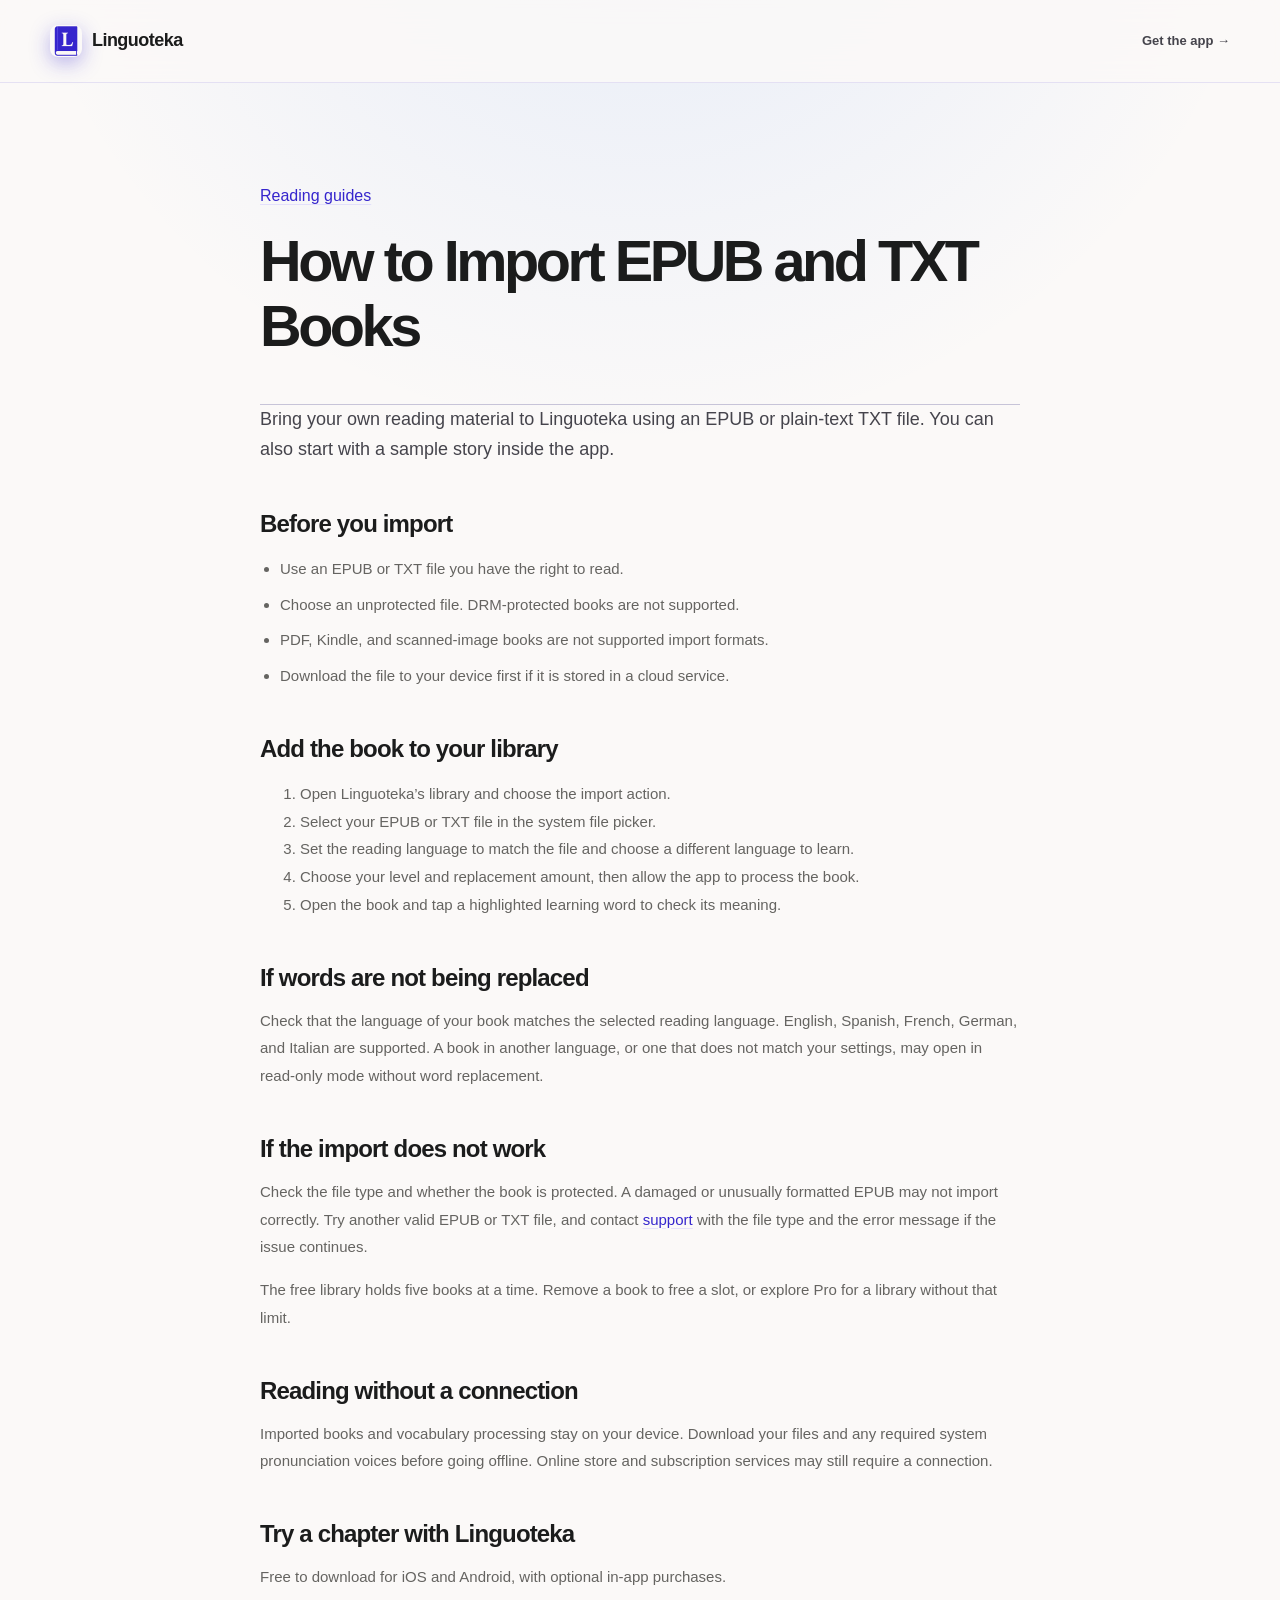
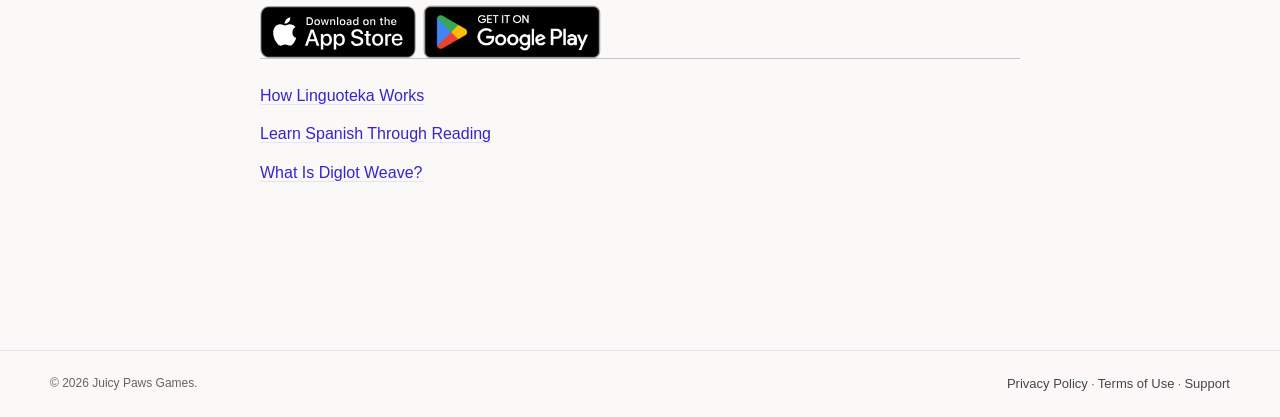
<file: import-books.html>
<!doctype html><html lang="en"><head><meta charset="utf-8" /><meta name="viewport" content="width=device-width, initial-scale=1" /><title>How to Import EPUB and TXT Books — Linguoteka</title><meta name="description" content="Learn which files Linguoteka supports, how to choose book languages, and what to check if a book cannot be imported." /><link rel="canonical" href="https://linguoteka.juicypawsgames.com/import-books.html" /><link rel="icon" href="images/favicon.png" /><link rel="stylesheet" href="styles.css?v=20260928-5" /><script src="script.js?v=20260928-5" defer></script><meta property="og:type" content="website" />
    <meta property="og:site_name" content="Linguoteka" />
    <meta property="og:title" content="How to Import EPUB and TXT Books — Linguoteka" />
    <meta property="og:description" content="Learn which files Linguoteka supports, how to choose book languages, and what to check if a book cannot be imported." />
    <meta property="og:url" content="https://linguoteka.juicypawsgames.com/import-books.html" />
    <meta property="og:image" content="https://linguoteka.juicypawsgames.com/images/social-preview.png" />
    <meta property="og:image:width" content="1200" />
    <meta property="og:image:height" content="630" />
    <meta property="og:image:alt" content="Linguoteka: learn new words while reading, with an English and Spanish example." />
    <meta name="twitter:card" content="summary_large_image" /></head><body class="legal-page guide-page"><a class="skip-link" href="#main-content">Skip to content</a><header class="legal-header"><div class="container legal-nav"><a class="brand" href="index.html"><img src="images/favicon.png" width="32" height="32" alt="" /><span>Linguoteka</span></a><a class="back-link" href="index.html#download">Get the app →</a></div></header><main class="legal-main" id="main-content"><article class="legal-article"><header class="legal-title"><a href="index.html#guides-title">Reading guides</a><h1>How to Import EPUB and TXT Books</h1></header><p>Bring your own reading material to Linguoteka using an EPUB or plain-text TXT file. You can also start with a sample story inside the app.</p>
<section><h2>Before you import</h2><ul><li>Use an EPUB or TXT file you have the right to read.</li><li>Choose an unprotected file. DRM-protected books are not supported.</li><li>PDF, Kindle, and scanned-image books are not supported import formats.</li><li>Download the file to your device first if it is stored in a cloud service.</li></ul></section>
<section><h2>Add the book to your library</h2><ol><li>Open Linguoteka’s library and choose the import action.</li><li>Select your EPUB or TXT file in the system file picker.</li><li>Set the reading language to match the file and choose a different language to learn.</li><li>Choose your level and replacement amount, then allow the app to process the book.</li><li>Open the book and tap a highlighted learning word to check its meaning.</li></ol></section>
<section><h2>If words are not being replaced</h2><p>Check that the language of your book matches the selected reading language. English, Spanish, French, German, and Italian are supported. A book in another language, or one that does not match your settings, may open in read-only mode without word replacement.</p></section>
<section><h2>If the import does not work</h2><p>Check the file type and whether the book is protected. A damaged or unusually formatted EPUB may not import correctly. Try another valid EPUB or TXT file, and contact <a href="mailto:contact@juicypawsgames.com">support</a> with the file type and the error message if the issue continues.</p><p>The free library holds five books at a time. Remove a book to free a slot, or explore Pro for a library without that limit.</p></section>
<section><h2>Reading without a connection</h2><p>Imported books and vocabulary processing stay on your device. Download your files and any required system pronunciation voices before going offline. Online store and subscription services may still require a connection.</p></section><section class="guide-download"><h2>Try a chapter with Linguoteka</h2><p>Free to download for iOS and Android, with optional in-app purchases.</p><div class="store-actions"><a class="store-badge store-badge-app" href="https://apps.apple.com/app/id6803220590"><img src="images/download-on-the-app-store.svg" alt="Download on the App Store" width="135" height="40" /></a><a class="store-badge store-badge-play" href="https://play.google.com/store/apps/details?id=com.juicypawsgames.linguoteka"><img src="images/get-it-on-google-play.png" alt="Get it on Google Play" width="646" height="250" /></a></div></section><nav class="related-guides" aria-label="More reading guides"><a href="how-it-works.html">How Linguoteka Works</a><a href="learn-spanish-by-reading.html">Learn Spanish Through Reading</a><a href="diglot-weave.html">What Is Diglot Weave?</a></nav></article></main><footer class="legal-footer"><div class="container"><span>© <span data-year>2026</span> Juicy Paws Games.</span><nav aria-label="Footer"><a href="privacy.html">Privacy Policy</a> · <a href="terms.html">Terms of Use</a> · <a href="mailto:contact@juicypawsgames.com">Support</a></nav></div></footer></body></html>
</file>
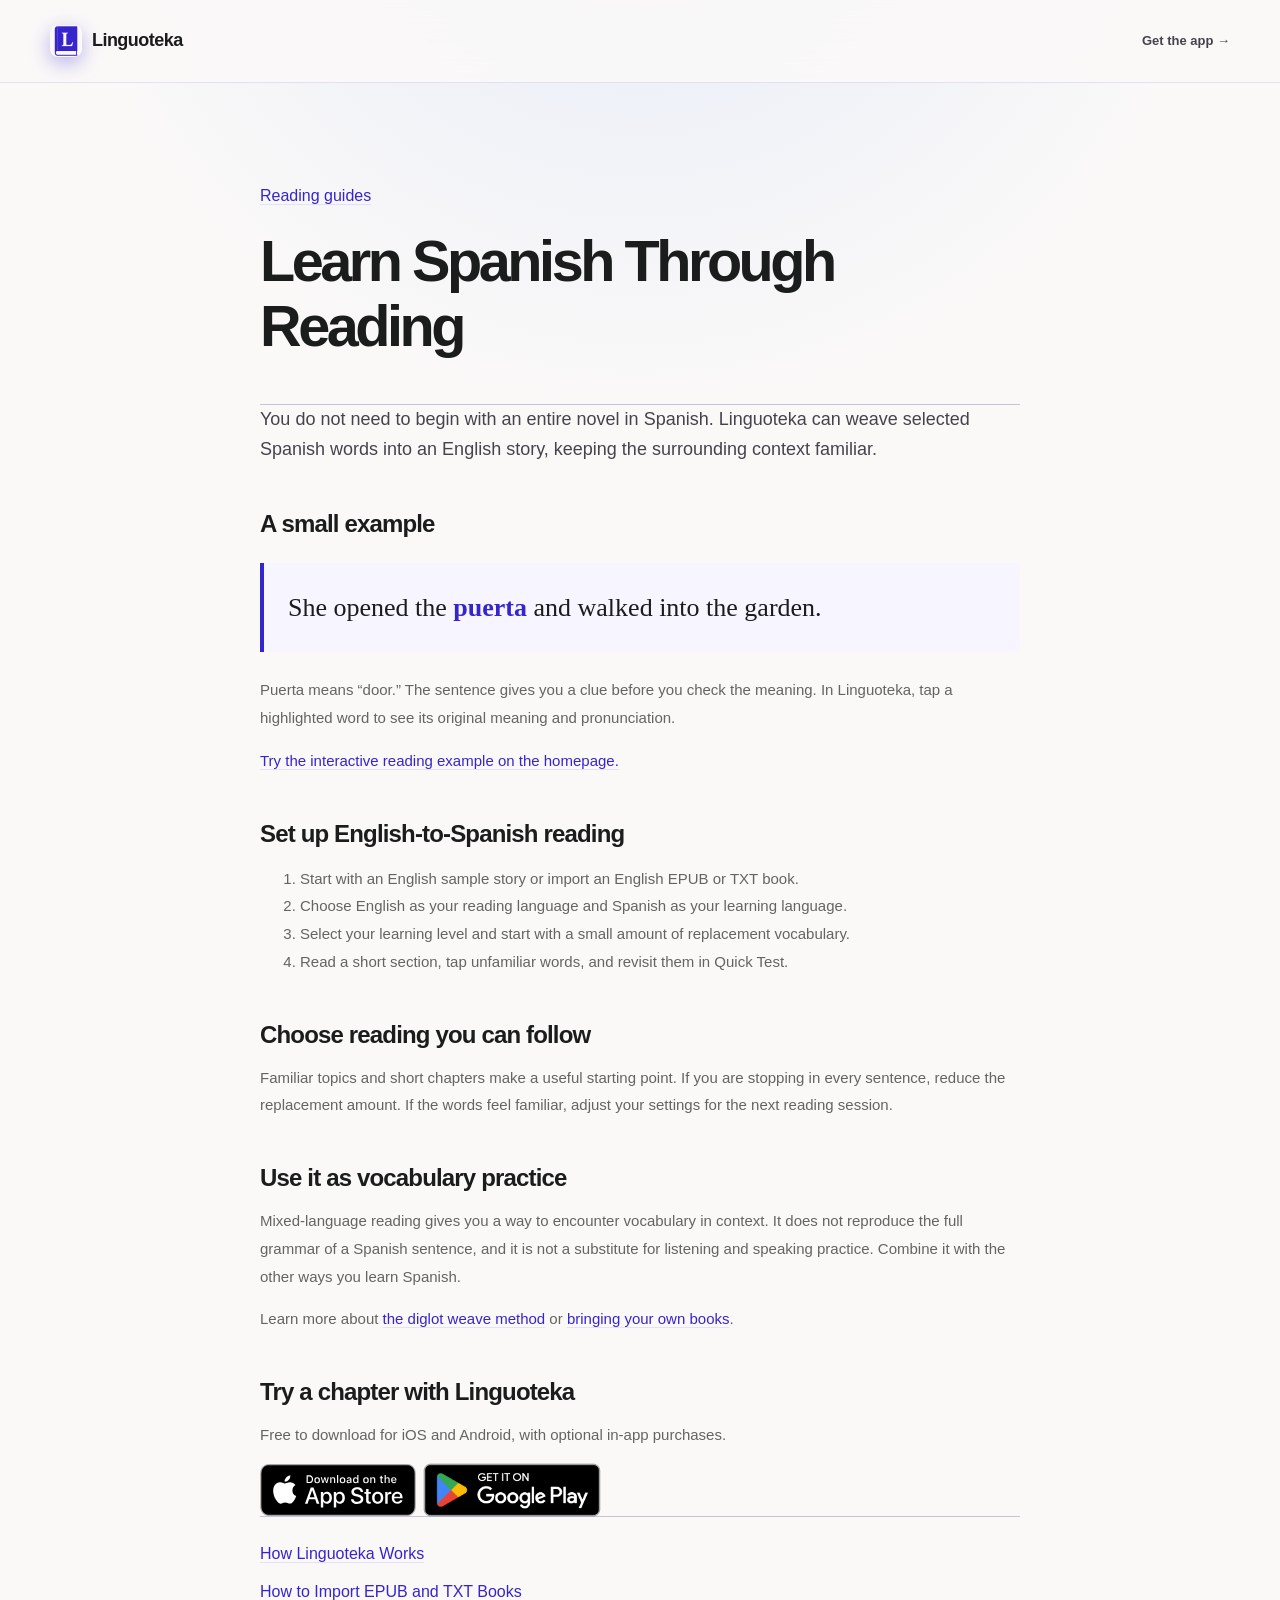
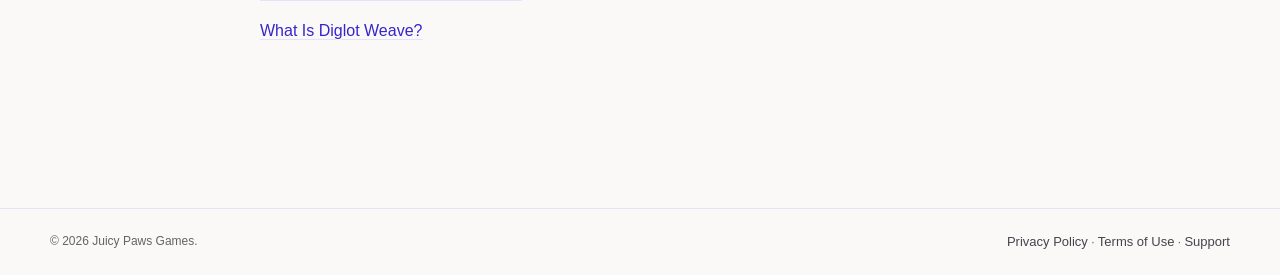
<file: learn-spanish-by-reading.html>
<!doctype html><html lang="en"><head><meta charset="utf-8" /><meta name="viewport" content="width=device-width, initial-scale=1" /><title>Learn Spanish Through Reading — Linguoteka</title><meta name="description" content="Practise Spanish vocabulary inside English stories with Linguoteka. See a simple example and build a manageable reading routine." /><link rel="canonical" href="https://linguoteka.juicypawsgames.com/learn-spanish-by-reading.html" /><link rel="icon" href="images/favicon.png" /><link rel="stylesheet" href="styles.css?v=20260928-5" /><script src="script.js?v=20260928-5" defer></script><meta property="og:type" content="website" />
    <meta property="og:site_name" content="Linguoteka" />
    <meta property="og:title" content="Learn Spanish Through Reading — Linguoteka" />
    <meta property="og:description" content="Practise Spanish vocabulary inside English stories with Linguoteka. See a simple example and build a manageable reading routine." />
    <meta property="og:url" content="https://linguoteka.juicypawsgames.com/learn-spanish-by-reading.html" />
    <meta property="og:image" content="https://linguoteka.juicypawsgames.com/images/social-preview.png" />
    <meta property="og:image:width" content="1200" />
    <meta property="og:image:height" content="630" />
    <meta property="og:image:alt" content="Linguoteka: learn new words while reading, with an English and Spanish example." />
    <meta name="twitter:card" content="summary_large_image" /></head><body class="legal-page guide-page"><a class="skip-link" href="#main-content">Skip to content</a><header class="legal-header"><div class="container legal-nav"><a class="brand" href="index.html"><img src="images/favicon.png" width="32" height="32" alt="" /><span>Linguoteka</span></a><a class="back-link" href="index.html#download">Get the app →</a></div></header><main class="legal-main" id="main-content"><article class="legal-article"><header class="legal-title"><a href="index.html#guides-title">Reading guides</a><h1>Learn Spanish Through Reading</h1></header><p>You do not need to begin with an entire novel in Spanish. Linguoteka can weave selected Spanish words into an English story, keeping the surrounding context familiar.</p>
<section><h2>A small example</h2><blockquote class="guide-example">She opened the <strong lang="es">puerta</strong> and walked into the garden.</blockquote><p><span lang="es">Puerta</span> means “door.” The sentence gives you a clue before you check the meaning. In Linguoteka, tap a highlighted word to see its original meaning and pronunciation.</p><p><a href="index.html#hero-title">Try the interactive reading example on the homepage.</a></p></section>
<section><h2>Set up English-to-Spanish reading</h2><ol><li>Start with an English sample story or import an English EPUB or TXT book.</li><li>Choose English as your reading language and Spanish as your learning language.</li><li>Select your learning level and start with a small amount of replacement vocabulary.</li><li>Read a short section, tap unfamiliar words, and revisit them in Quick Test.</li></ol></section>
<section><h2>Choose reading you can follow</h2><p>Familiar topics and short chapters make a useful starting point. If you are stopping in every sentence, reduce the replacement amount. If the words feel familiar, adjust your settings for the next reading session.</p></section>
<section><h2>Use it as vocabulary practice</h2><p>Mixed-language reading gives you a way to encounter vocabulary in context. It does not reproduce the full grammar of a Spanish sentence, and it is not a substitute for listening and speaking practice. Combine it with the other ways you learn Spanish.</p><p>Learn more about <a href="diglot-weave.html">the diglot weave method</a> or <a href="import-books.html">bringing your own books</a>.</p></section><section class="guide-download"><h2>Try a chapter with Linguoteka</h2><p>Free to download for iOS and Android, with optional in-app purchases.</p><div class="store-actions"><a class="store-badge store-badge-app" href="https://apps.apple.com/app/id6803220590"><img src="images/download-on-the-app-store.svg" alt="Download on the App Store" width="135" height="40" /></a><a class="store-badge store-badge-play" href="https://play.google.com/store/apps/details?id=com.juicypawsgames.linguoteka"><img src="images/get-it-on-google-play.png" alt="Get it on Google Play" width="646" height="250" /></a></div></section><nav class="related-guides" aria-label="More reading guides"><a href="how-it-works.html">How Linguoteka Works</a><a href="import-books.html">How to Import EPUB and TXT Books</a><a href="diglot-weave.html">What Is Diglot Weave?</a></nav></article></main><footer class="legal-footer"><div class="container"><span>© <span data-year>2026</span> Juicy Paws Games.</span><nav aria-label="Footer"><a href="privacy.html">Privacy Policy</a> · <a href="terms.html">Terms of Use</a> · <a href="mailto:contact@juicypawsgames.com">Support</a></nav></div></footer></body></html>
</file>
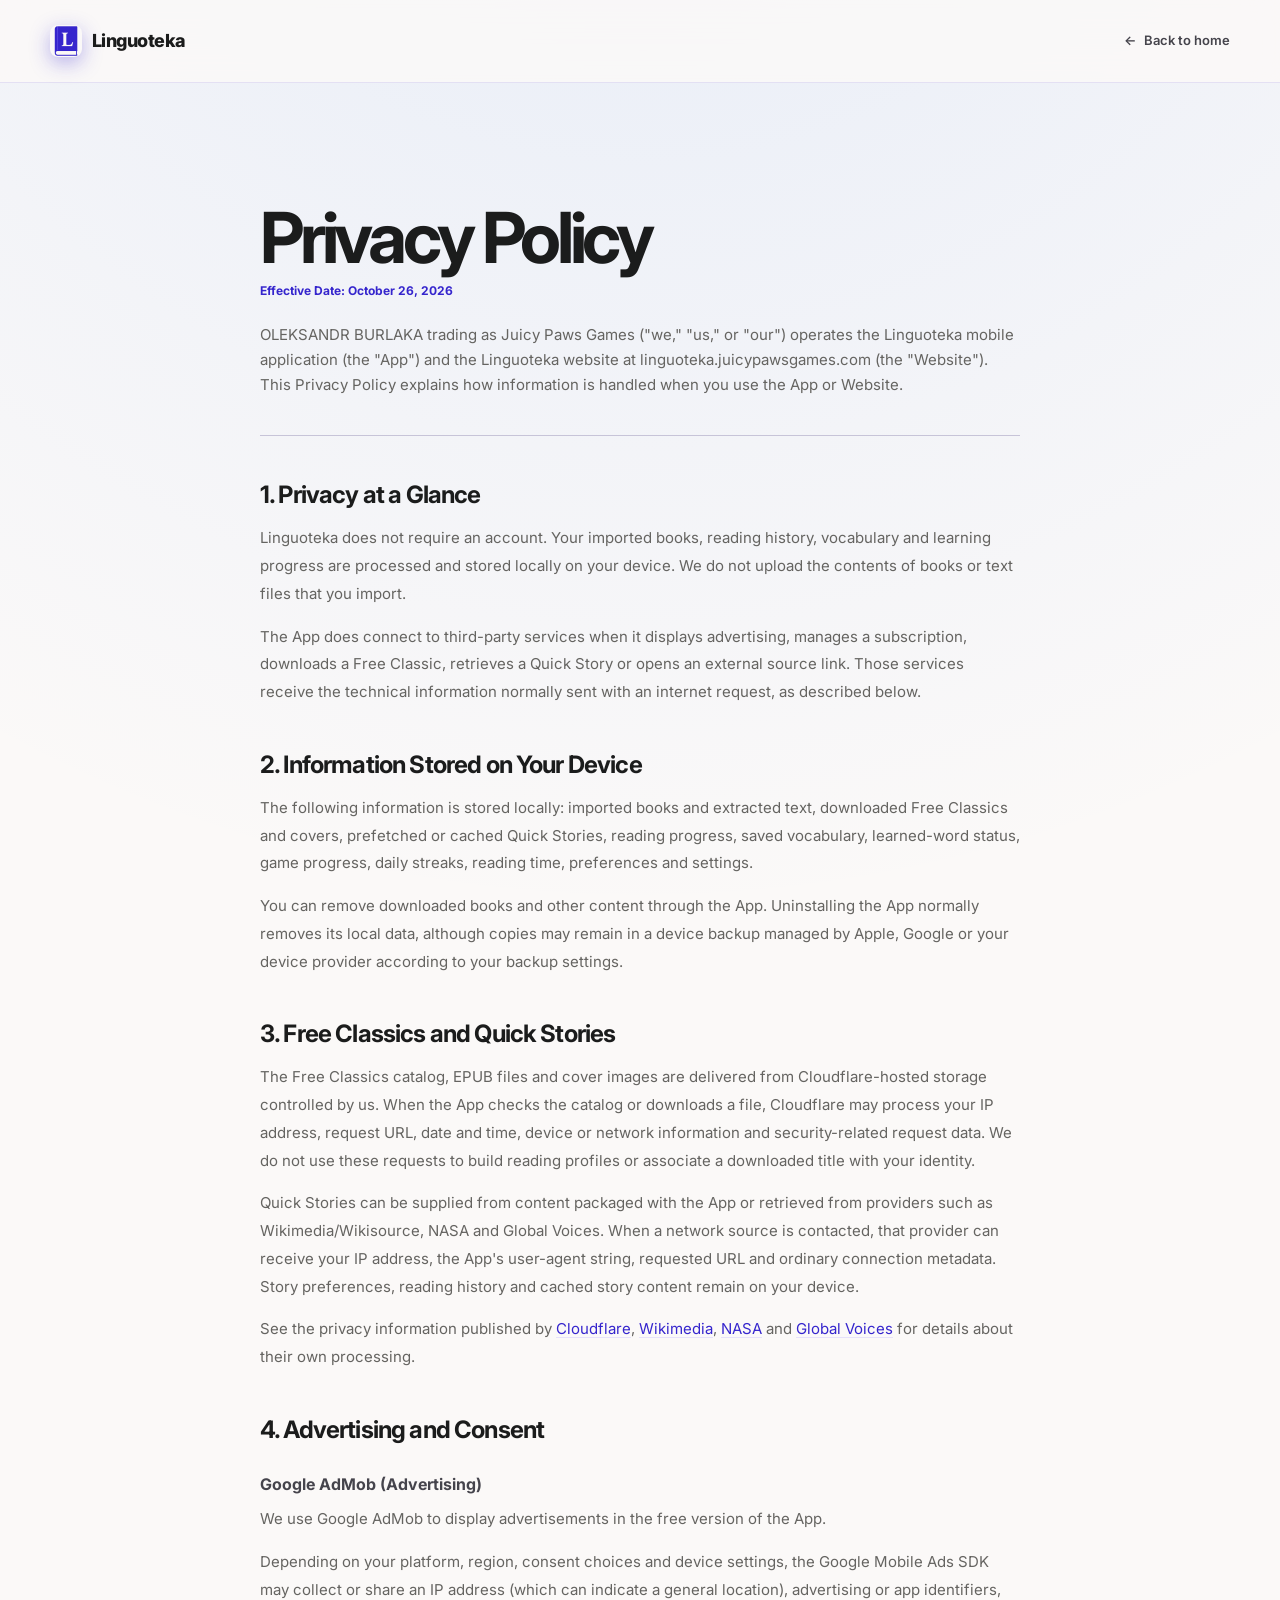
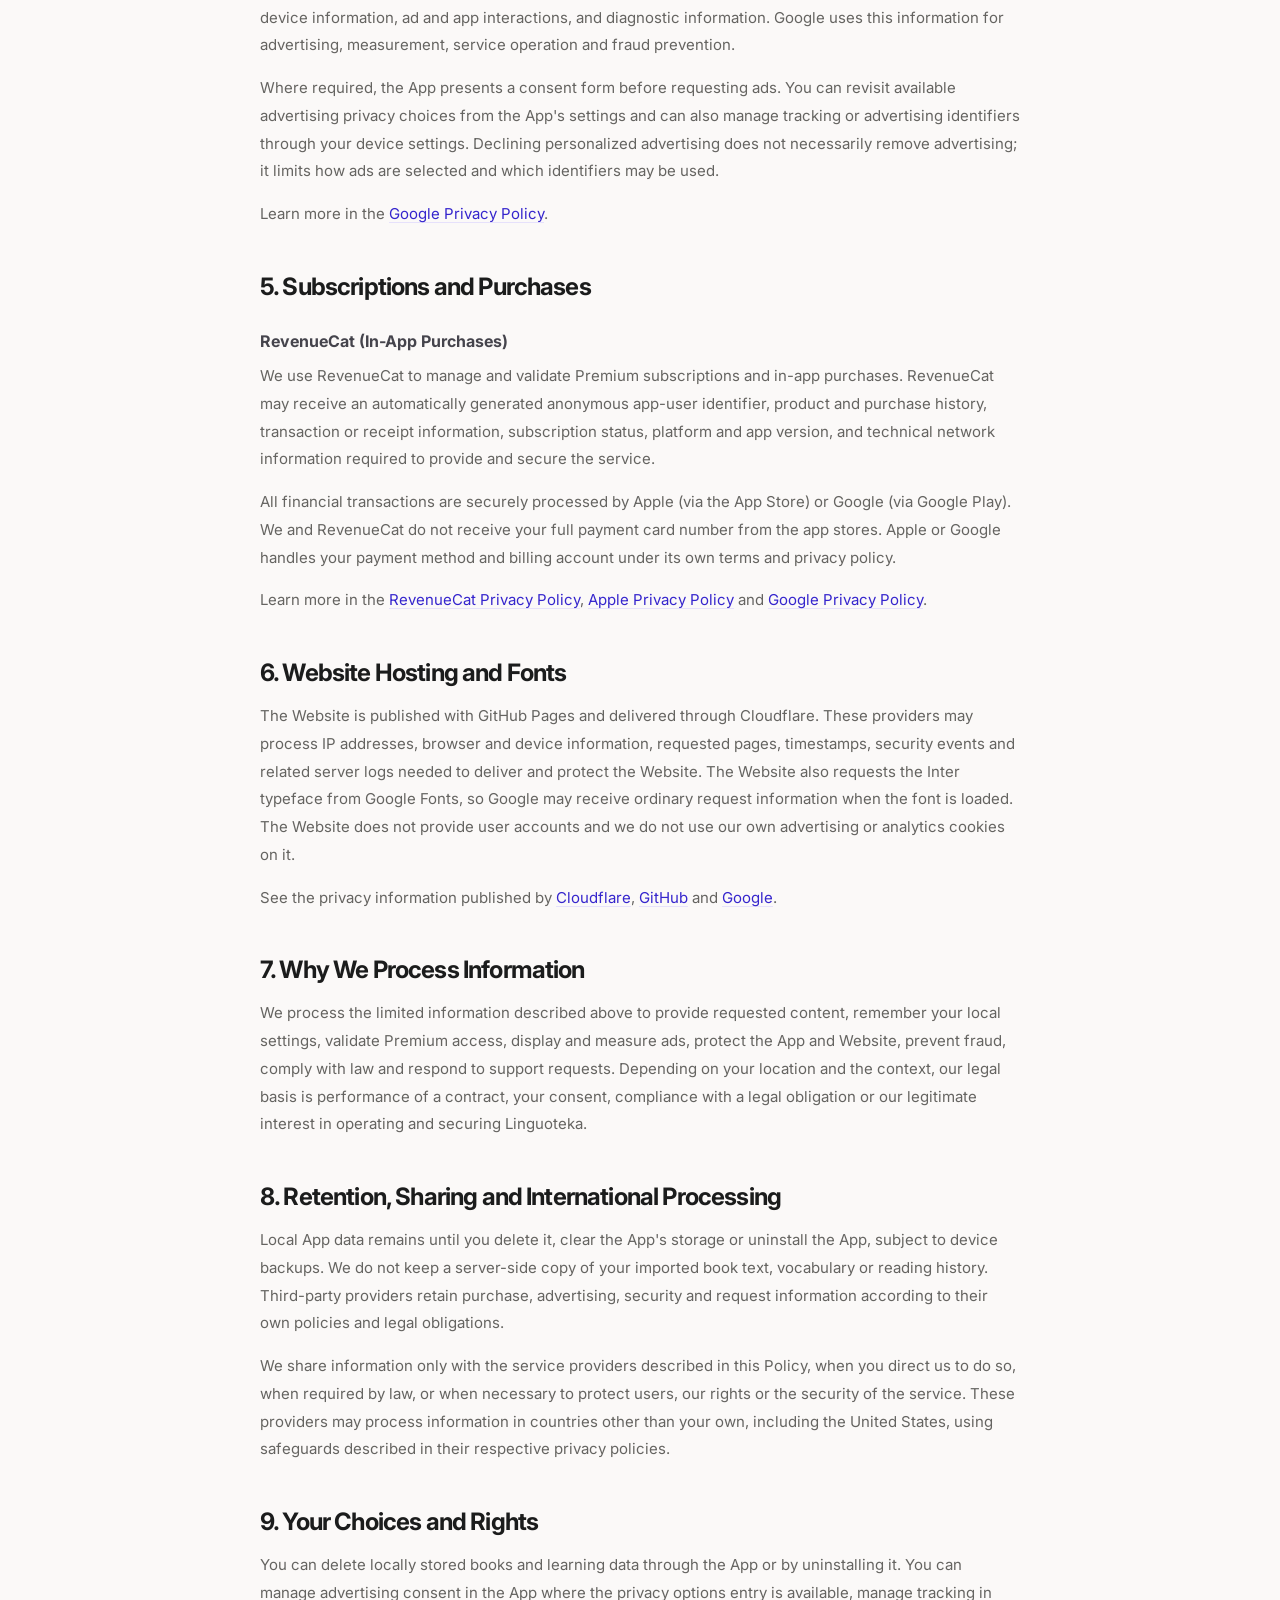
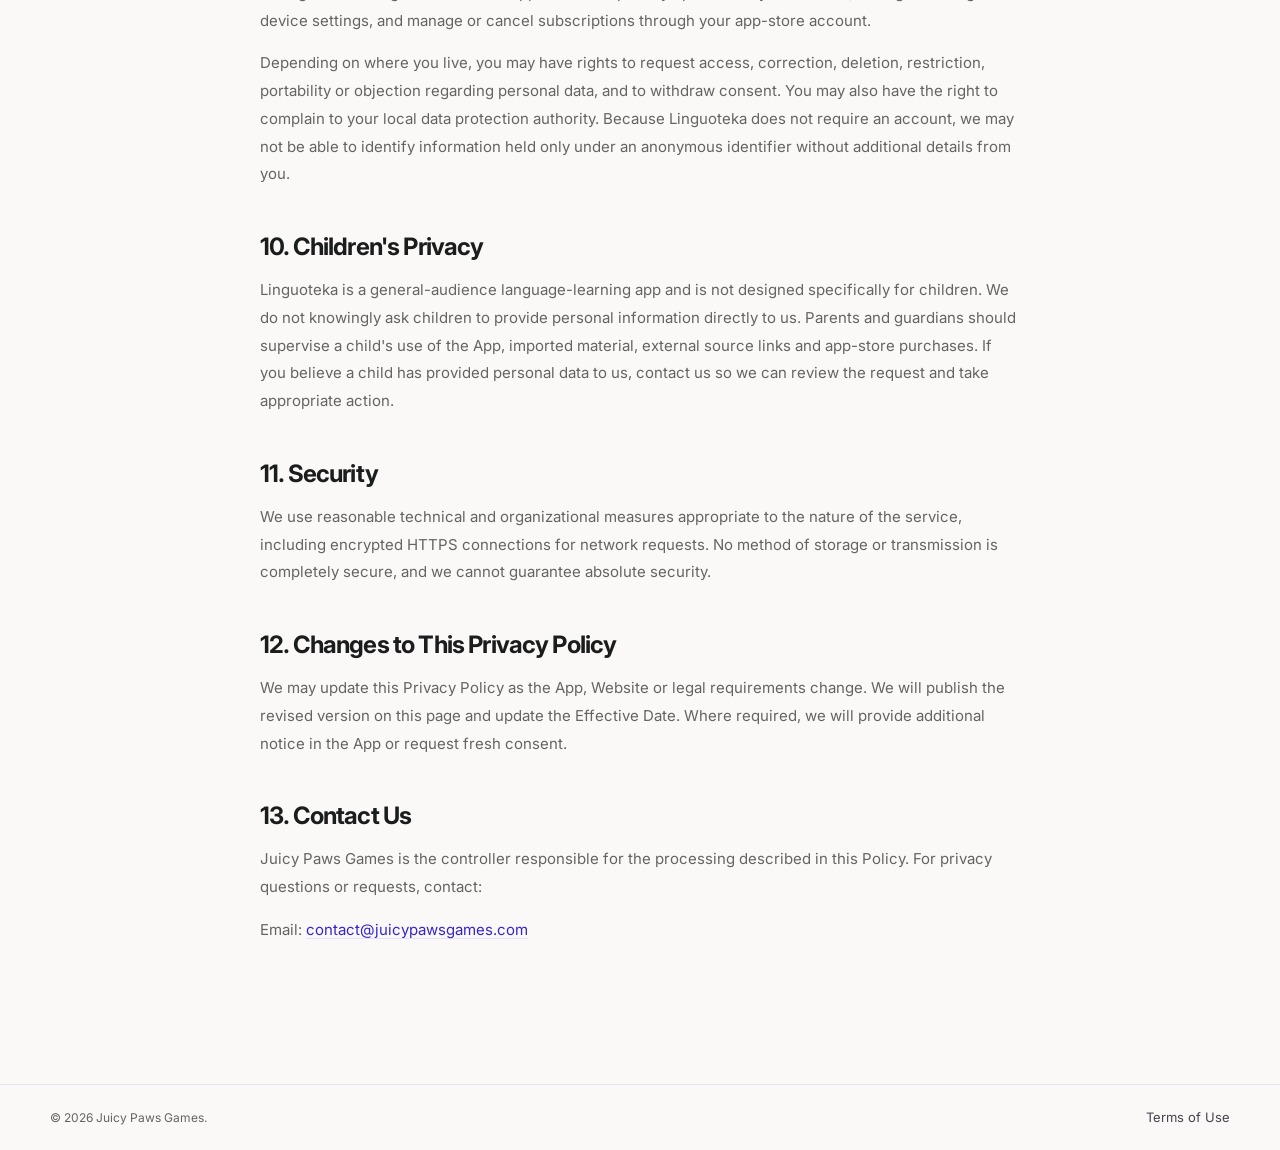
<file: privacy.html>
<!doctype html>
<html lang="en">
  <head>
    <meta charset="utf-8" />
    <meta name="viewport" content="width=device-width, initial-scale=1" />
    <meta name="theme-color" content="#FBF9F8" />
    <meta name="description" content="Privacy Policy for the Linguoteka app and website." />
    <title>Privacy Policy — Linguoteka</title>
    <link rel="canonical" href="https://linguoteka.juicypawsgames.com/privacy.html" />
    <link rel="icon" href="images/favicon.png" sizes="32x32" />
    <link rel="preconnect" href="https://fonts.googleapis.com" />
    <link rel="preconnect" href="https://fonts.gstatic.com" crossorigin />
    <link
      href="https://fonts.googleapis.com/css2?family=Inter:wght@400;500;600;700;800&amp;display=swap"
      rel="stylesheet"
    />
    <link rel="stylesheet" href="styles.css?v=20260928-5" />
    <script src="script.js?v=20260928-5" defer></script>
  </head>
  <body class="legal-page">
    <a class="skip-link" href="#main-content">Skip to content</a>
    <header class="legal-header">
      <div class="container legal-nav">
        <a class="brand" href="/" aria-label="Linguoteka home">
          <img src="images/favicon.png" width="32" height="32" alt="" />
          <span>Linguoteka</span>
        </a>
        <a class="back-link" href="/"><span aria-hidden="true">←</span> Back to home</a>
      </div>
    </header>

    <main id="main-content" class="legal-main">
      <article class="legal-article">
        <header class="legal-title">
          <h1>Privacy Policy</h1>
          <p class="legal-updated">Effective Date: October 26, 2026</p>
          <p>
            OLEKSANDR BURLAKA trading as Juicy Paws Games ("we," "us," or "our")
            operates the Linguoteka mobile application (the "App") and the Linguoteka
            website at linguoteka.juicypawsgames.com (the "Website"). This Privacy Policy
            explains how information is handled when you use the App or Website.
          </p>
        </header>

        <section>
          <h2>1. Privacy at a Glance</h2>
          <p>
            Linguoteka does not require an account. Your imported books, reading history,
            vocabulary and learning progress are processed and stored locally on your
            device. We do not upload the contents of books or text files that you import.
          </p>
          <p>
            The App does connect to third-party services when it displays advertising,
            manages a subscription, downloads a Free Classic, retrieves a Quick Story or
            opens an external source link. Those services receive the technical information
            normally sent with an internet request, as described below.
          </p>
        </section>

        <section>
          <h2>2. Information Stored on Your Device</h2>
          <p>
            The following information is stored locally: imported books and extracted text,
            downloaded Free Classics and covers, prefetched or cached Quick Stories,
            reading progress, saved vocabulary, learned-word status, game progress, daily
            streaks, reading time, preferences and settings.
          </p>
          <p>
            You can remove downloaded books and other content through the App. Uninstalling
            the App normally removes its local data, although copies may remain in a device
            backup managed by Apple, Google or your device provider according to your backup
            settings.
          </p>
        </section>

        <section>
          <h2>3. Free Classics and Quick Stories</h2>
          <p>
            The Free Classics catalog, EPUB files and cover images are delivered from
            Cloudflare-hosted storage controlled by us. When the App checks the catalog or
            downloads a file, Cloudflare may process your IP address, request URL, date and
            time, device or network information and security-related request data. We do not
            use these requests to build reading profiles or associate a downloaded title
            with your identity.
          </p>
          <p>
            Quick Stories can be supplied from content packaged with the App or retrieved
            from providers such as Wikimedia/Wikisource, NASA and Global Voices. When a
            network source is contacted, that provider can receive your IP address, the
            App's user-agent string, requested URL and ordinary connection metadata. Story
            preferences, reading history and cached story content remain on your device.
          </p>
          <p>
            See the privacy information published by
            <a href="https://www.cloudflare.com/privacypolicy/">Cloudflare</a>,
            <a href="https://foundation.wikimedia.org/wiki/Policy:Privacy_policy">Wikimedia</a>,
            <a href="https://www.nasa.gov/privacy/">NASA</a> and
            <a href="https://globalvoices.org/privacy/">Global Voices</a> for details about
            their own processing.
          </p>
        </section>

        <section>
          <h2>4. Advertising and Consent</h2>
          <h3>Google AdMob (Advertising)</h3>
          <p>We use Google AdMob to display advertisements in the free version of the App.</p>
          <p>
            Depending on your platform, region, consent choices and device settings, the
            Google Mobile Ads SDK may collect or share an IP address (which can indicate a
            general location), advertising or app identifiers, device information, ad and
            app interactions, and diagnostic information. Google uses this information for
            advertising, measurement, service operation and fraud prevention.
          </p>
          <p>
            Where required, the App presents a consent form before requesting ads. You can
            revisit available advertising privacy choices from the App's settings and can
            also manage tracking or advertising identifiers through your device settings.
            Declining personalized advertising does not necessarily remove advertising; it
            limits how ads are selected and which identifiers may be used.
          </p>
          <p>
            Learn more in the
            <a href="https://policies.google.com/privacy">Google Privacy Policy</a>.
          </p>
        </section>

        <section>
          <h2>5. Subscriptions and Purchases</h2>
          <h3>RevenueCat (In-App Purchases)</h3>
          <p>
            We use RevenueCat to manage and validate Premium subscriptions and in-app
            purchases. RevenueCat may receive an automatically generated anonymous app-user
            identifier, product and purchase history, transaction or receipt information,
            subscription status, platform and app version, and technical network information
            required to provide and secure the service.
          </p>
          <p>
            All financial transactions are securely processed by Apple (via the App Store)
            or Google (via Google Play). We and RevenueCat do not receive your full payment
            card number from the app stores. Apple or Google handles your payment method and
            billing account under its own terms and privacy policy.
          </p>
          <p>
            Learn more in the
            <a href="https://www.revenuecat.com/privacy/">RevenueCat Privacy Policy</a>,
            <a href="https://www.apple.com/legal/privacy/">Apple Privacy Policy</a> and
            <a href="https://policies.google.com/privacy">Google Privacy Policy</a>.
          </p>
        </section>

        <section>
          <h2>6. Website Hosting and Fonts</h2>
          <p>
            The Website is published with GitHub Pages and delivered through Cloudflare.
            These providers may process IP addresses, browser and device information,
            requested pages, timestamps, security events and related server logs needed to
            deliver and protect the Website. The Website also requests the Inter typeface
            from Google Fonts, so Google may receive ordinary request information when the
            font is loaded. The Website does not provide user accounts and we do not use our
            own advertising or analytics cookies on it.
          </p>
          <p>
            See the privacy information published by
            <a href="https://www.cloudflare.com/privacypolicy/">Cloudflare</a>,
            <a href="https://docs.github.com/en/site-policy/privacy-policies/github-general-privacy-statement">GitHub</a>
            and <a href="https://policies.google.com/privacy">Google</a>.
          </p>
        </section>

        <section>
          <h2>7. Why We Process Information</h2>
          <p>
            We process the limited information described above to provide requested content,
            remember your local settings, validate Premium access, display and measure ads,
            protect the App and Website, prevent fraud, comply with law and respond to
            support requests. Depending on your location and the context, our legal basis is
            performance of a contract, your consent, compliance with a legal obligation or
            our legitimate interest in operating and securing Linguoteka.
          </p>
        </section>

        <section>
          <h2>8. Retention, Sharing and International Processing</h2>
          <p>
            Local App data remains until you delete it, clear the App's storage or uninstall
            the App, subject to device backups. We do not keep a server-side copy of your
            imported book text, vocabulary or reading history. Third-party providers retain
            purchase, advertising, security and request information according to their own
            policies and legal obligations.
          </p>
          <p>
            We share information only with the service providers described in this Policy,
            when you direct us to do so, when required by law, or when necessary to protect
            users, our rights or the security of the service. These providers may process
            information in countries other than your own, including the United States, using
            safeguards described in their respective privacy policies.
          </p>
        </section>

        <section>
          <h2>9. Your Choices and Rights</h2>
          <p>
            You can delete locally stored books and learning data through the App or by
            uninstalling it. You can manage advertising consent in the App where the privacy
            options entry is available, manage tracking in device settings, and manage or
            cancel subscriptions through your app-store account.
          </p>
          <p>
            Depending on where you live, you may have rights to request access, correction,
            deletion, restriction, portability or objection regarding personal data, and to
            withdraw consent. You may also have the right to complain to your local data
            protection authority. Because Linguoteka does not require an account, we may not
            be able to identify information held only under an anonymous identifier without
            additional details from you.
          </p>
        </section>

        <section>
          <h2>10. Children's Privacy</h2>
          <p>
            Linguoteka is a general-audience language-learning app and is not designed
            specifically for children. We do not knowingly ask children to provide personal
            information directly to us. Parents and guardians should supervise a child's use
            of the App, imported material, external source links and app-store purchases. If
            you believe a child has provided personal data to us, contact us so we can review
            the request and take appropriate action.
          </p>
        </section>

        <section>
          <h2>11. Security</h2>
          <p>
            We use reasonable technical and organizational measures appropriate to the
            nature of the service, including encrypted HTTPS connections for network
            requests. No method of storage or transmission is completely secure, and we
            cannot guarantee absolute security.
          </p>
        </section>

        <section>
          <h2>12. Changes to This Privacy Policy</h2>
          <p>
            We may update this Privacy Policy as the App, Website or legal requirements
            change. We will publish the revised version on this page and update the Effective
            Date. Where required, we will provide additional notice in the App or request
            fresh consent.
          </p>
        </section>

        <section>
          <h2>13. Contact Us</h2>
          <p>
            Juicy Paws Games is the controller responsible for the processing described in
            this Policy. For privacy questions or requests, contact:
          </p>
          <p>Email: <a href="mailto:contact@juicypawsgames.com">contact@juicypawsgames.com</a></p>
        </section>
      </article>
    </main>

    <footer class="legal-footer">
      <div class="container">
        <span>© <span data-year>2026</span> Juicy Paws Games.</span>
        <nav aria-label="Legal footer"><a href="terms.html">Terms of Use</a></nav>
      </div>
    </footer>
  </body>
</html>
</file>
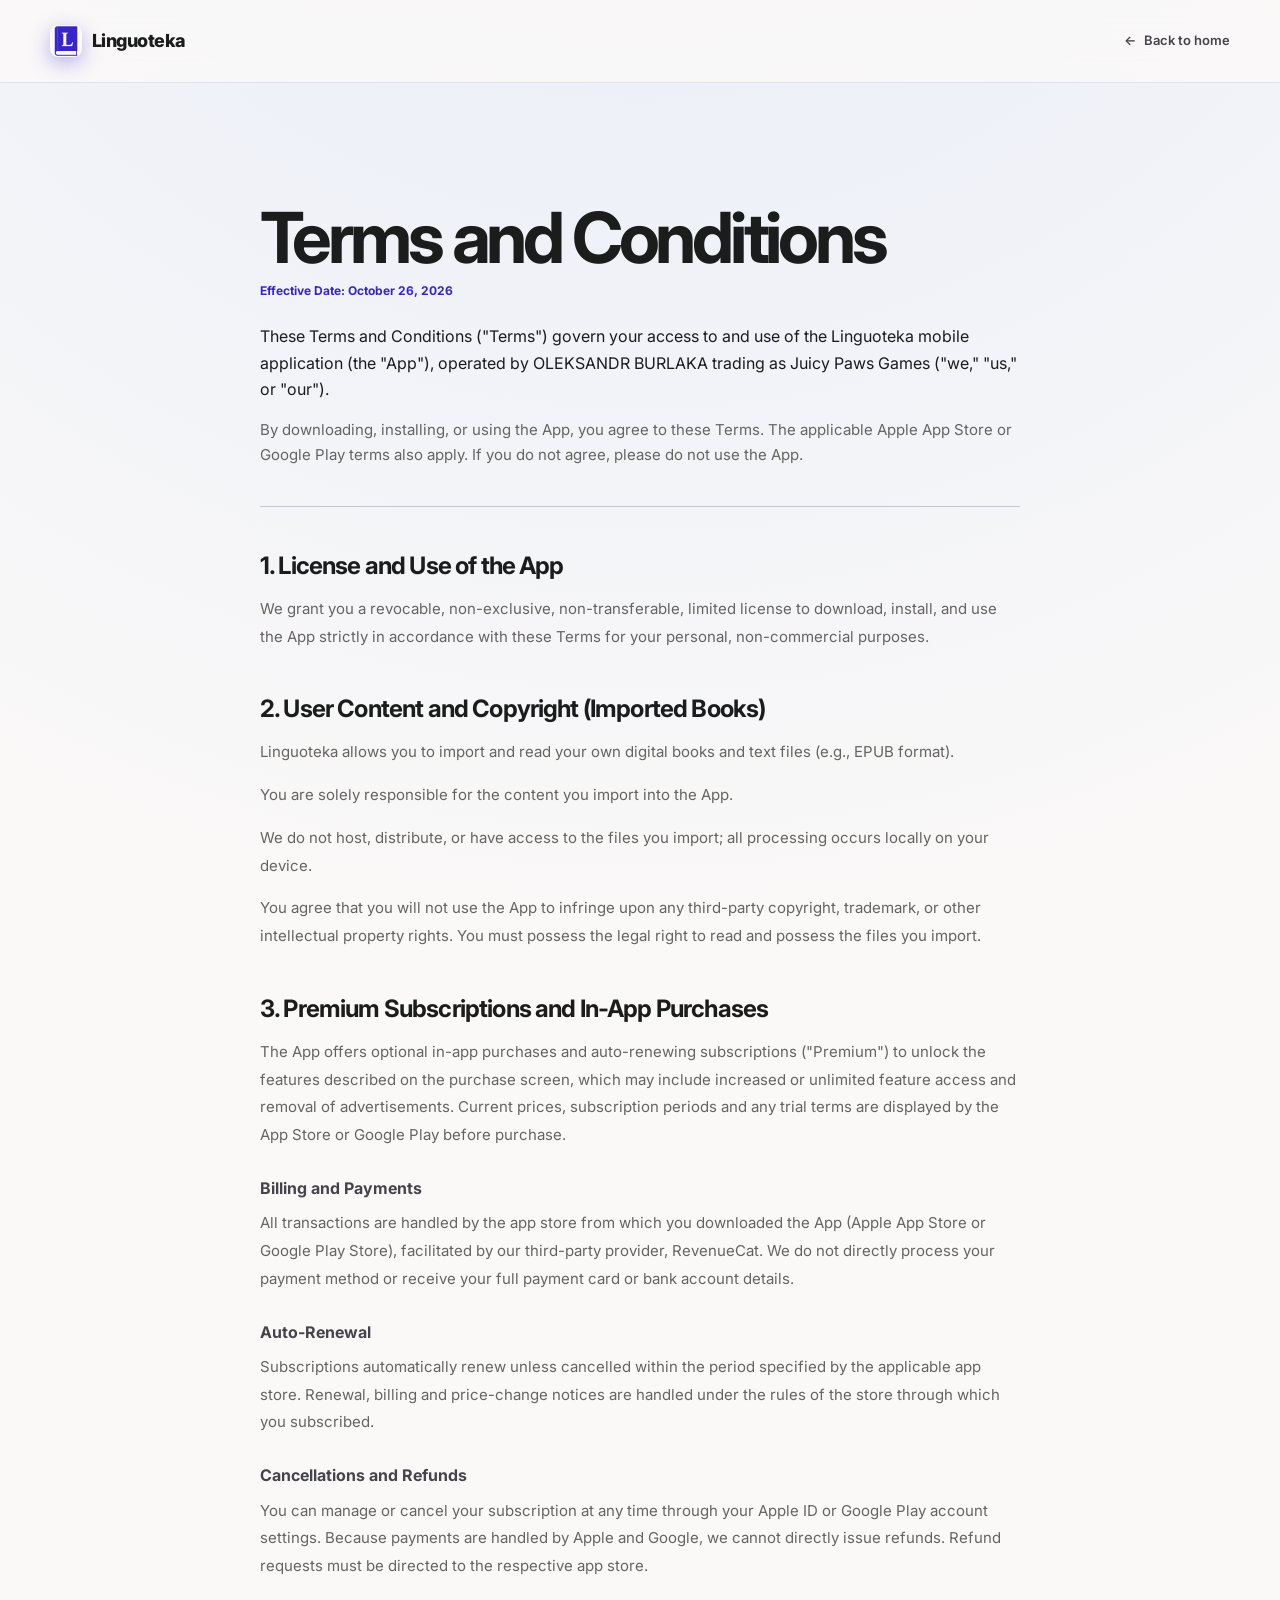
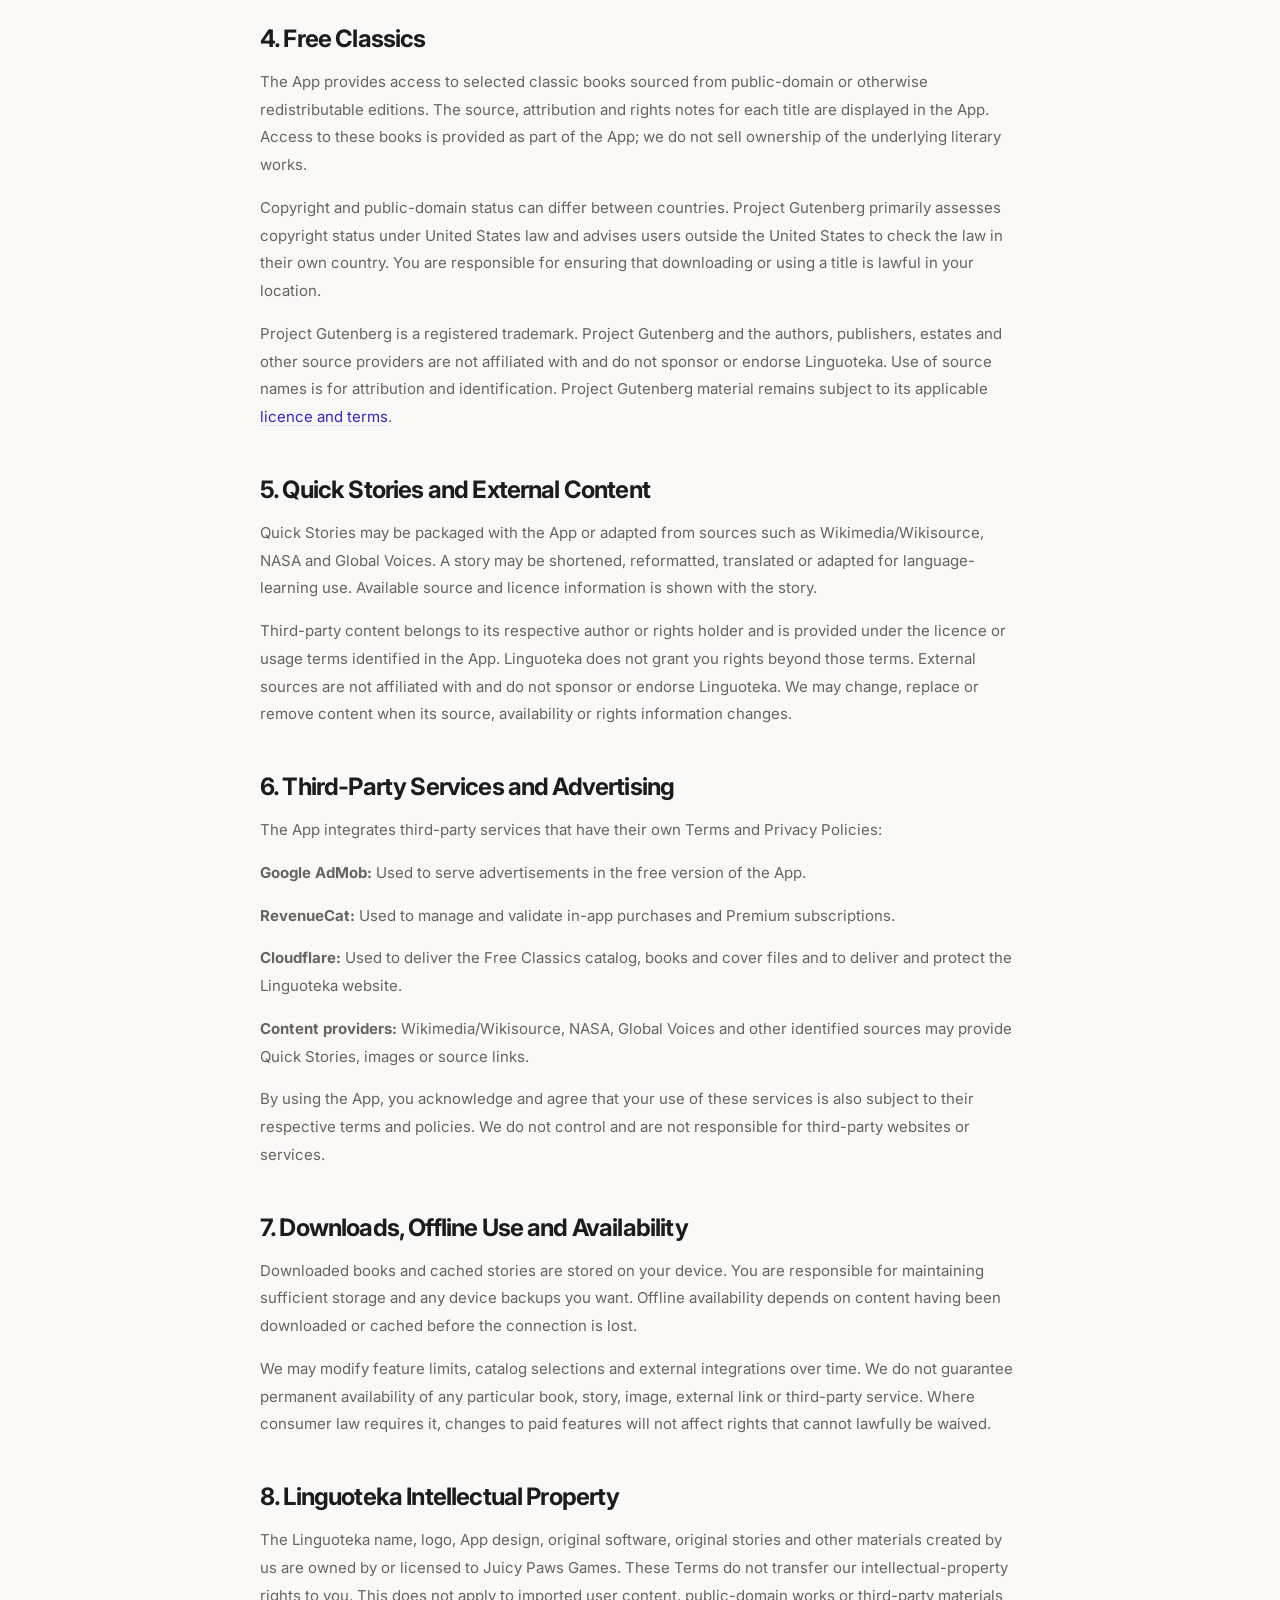
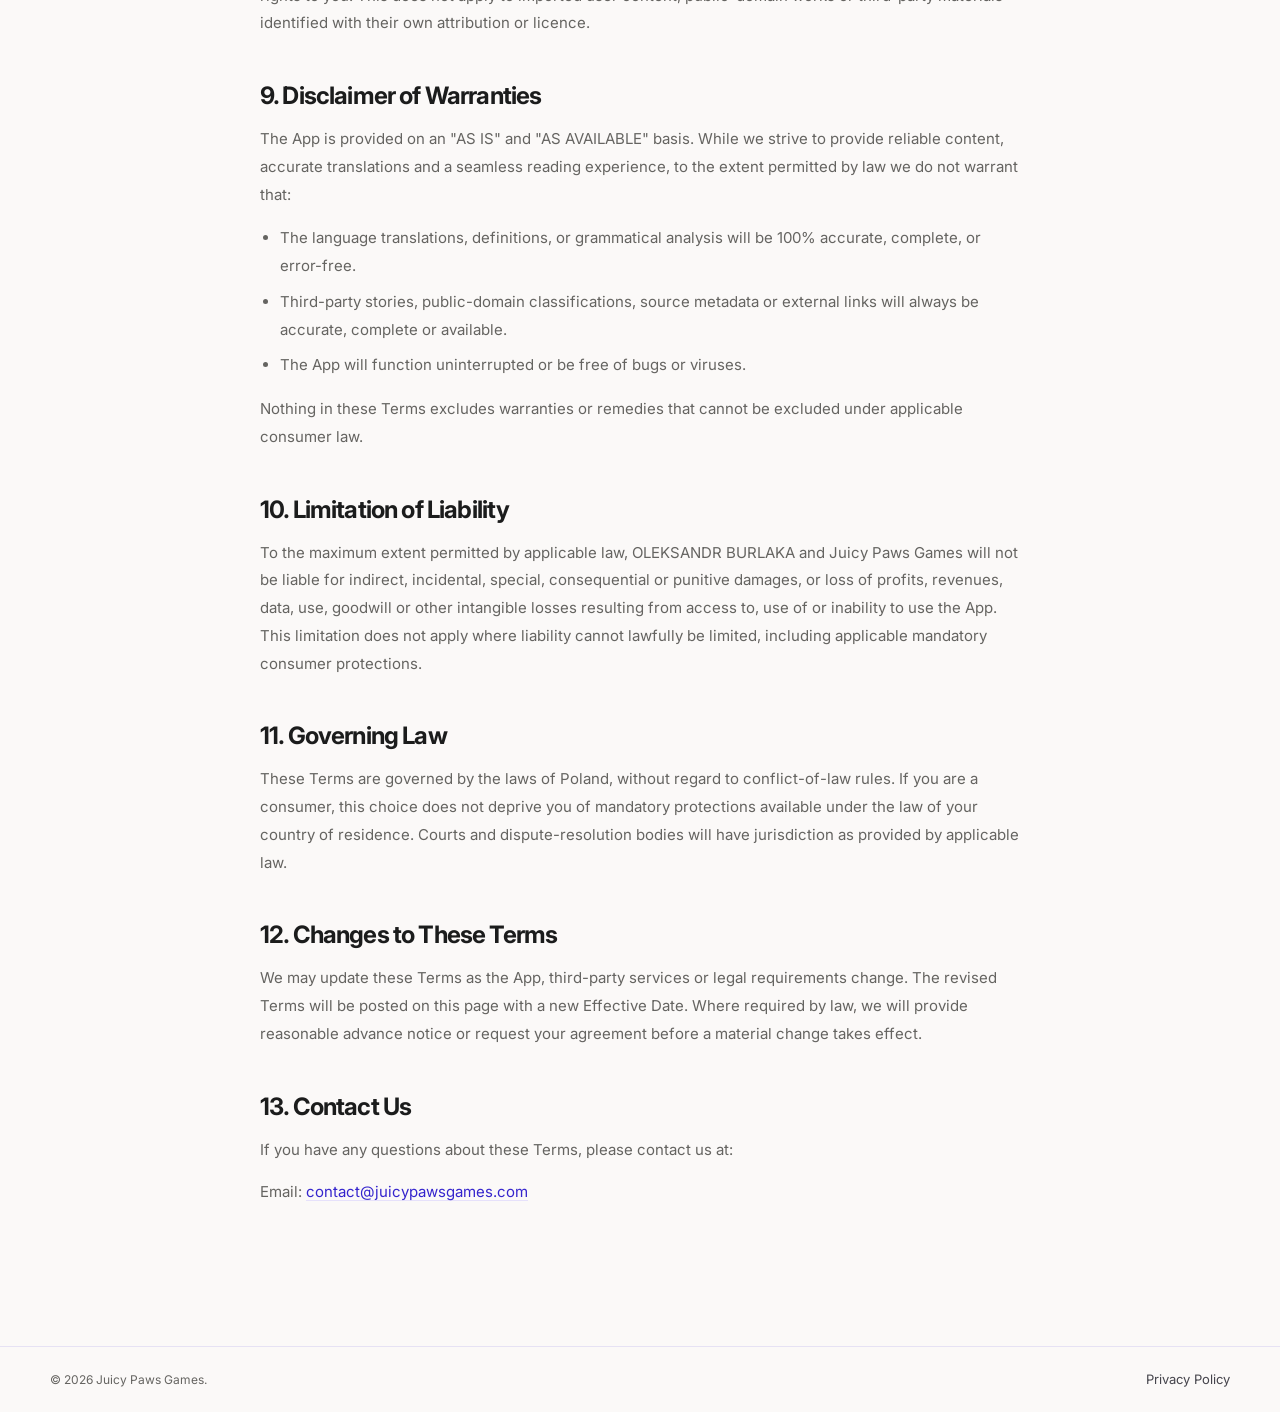
<file: terms.html>
<!doctype html>
<html lang="en">
  <head>
    <meta charset="utf-8" />
    <meta name="viewport" content="width=device-width, initial-scale=1" />
    <meta name="theme-color" content="#FBF9F8" />
    <meta name="description" content="Terms and Conditions for the Linguoteka mobile application." />
    <title>Terms and Conditions — Linguoteka</title>
    <link rel="canonical" href="https://linguoteka.juicypawsgames.com/terms.html" />
    <link rel="icon" href="images/favicon.png" sizes="32x32" />
    <link rel="preconnect" href="https://fonts.googleapis.com" />
    <link rel="preconnect" href="https://fonts.gstatic.com" crossorigin />
    <link
      href="https://fonts.googleapis.com/css2?family=Inter:wght@400;500;600;700;800&amp;display=swap"
      rel="stylesheet"
    />
    <link rel="stylesheet" href="styles.css?v=20260928-5" />
    <script src="script.js?v=20260928-5" defer></script>
  </head>
  <body class="legal-page">
    <a class="skip-link" href="#main-content">Skip to content</a>
    <header class="legal-header">
      <div class="container legal-nav">
        <a class="brand" href="/" aria-label="Linguoteka home">
          <img src="images/favicon.png" width="32" height="32" alt="" />
          <span>Linguoteka</span>
        </a>
        <a class="back-link" href="/"><span aria-hidden="true">←</span> Back to home</a>
      </div>
    </header>

    <main id="main-content" class="legal-main">
      <article class="legal-article">
        <header class="legal-title">
          <h1>Terms and Conditions</h1>
          <p class="legal-updated">Effective Date: October 26, 2026</p>
          <p>
            These Terms and Conditions ("Terms") govern your access to and use of the
            Linguoteka mobile application (the "App"), operated by OLEKSANDR BURLAKA trading
            as Juicy Paws Games ("we," "us," or "our").
          </p>
          <p>
            By downloading, installing, or using the App, you agree to these Terms. The
            applicable Apple App Store or Google Play terms also apply. If you do not agree,
            please do not use the App.
          </p>
        </header>

        <section>
          <h2>1. License and Use of the App</h2>
          <p>
            We grant you a revocable, non-exclusive, non-transferable, limited license to
            download, install, and use the App strictly in accordance with these Terms for
            your personal, non-commercial purposes.
          </p>
        </section>

        <section>
          <h2>2. User Content and Copyright (Imported Books)</h2>
          <p>
            Linguoteka allows you to import and read your own digital books and text files
            (e.g., EPUB format).
          </p>
          <p>You are solely responsible for the content you import into the App.</p>
          <p>
            We do not host, distribute, or have access to the files you import; all processing
            occurs locally on your device.
          </p>
          <p>
            You agree that you will not use the App to infringe upon any third-party
            copyright, trademark, or other intellectual property rights. You must possess the
            legal right to read and possess the files you import.
          </p>
        </section>

        <section>
          <h2>3. Premium Subscriptions and In-App Purchases</h2>
          <p>
            The App offers optional in-app purchases and auto-renewing subscriptions
            ("Premium") to unlock the features described on the purchase screen, which may
            include increased or unlimited feature access and removal of advertisements.
            Current prices, subscription periods and any trial terms are displayed by the
            App Store or Google Play before purchase.
          </p>

          <h3>Billing and Payments</h3>
          <p>
            All transactions are handled by the app store from which you downloaded the App
            (Apple App Store or Google Play Store), facilitated by our third-party provider,
            RevenueCat. We do not directly process your payment method or receive your full
            payment card or bank account details.
          </p>

          <h3>Auto-Renewal</h3>
          <p>
            Subscriptions automatically renew unless cancelled within the period specified
            by the applicable app store. Renewal, billing and price-change notices are
            handled under the rules of the store through which you subscribed.
          </p>

          <h3>Cancellations and Refunds</h3>
          <p>
            You can manage or cancel your subscription at any time through your Apple ID or
            Google Play account settings. Because payments are handled by Apple and Google,
            we cannot directly issue refunds. Refund requests must be directed to the
            respective app store.
          </p>
        </section>

        <section>
          <h2>4. Free Classics</h2>
          <p>
            The App provides access to selected classic books sourced from public-domain or
            otherwise redistributable editions. The source, attribution and rights notes for
            each title are displayed in the App. Access to these books is provided as part of
            the App; we do not sell ownership of the underlying literary works.
          </p>
          <p>
            Copyright and public-domain status can differ between countries. Project
            Gutenberg primarily assesses copyright status under United States law and
            advises users outside the United States to check the law in their own country.
            You are responsible for ensuring that downloading or using a title is lawful in
            your location.
          </p>
          <p>
            Project Gutenberg is a registered trademark. Project Gutenberg and the authors,
            publishers, estates and other source providers are not affiliated with and do
            not sponsor or endorse Linguoteka. Use of source names is for attribution and
            identification. Project Gutenberg material remains subject to its applicable
            <a href="https://www.gutenberg.org/policy/license.html">licence and terms</a>.
          </p>
        </section>

        <section>
          <h2>5. Quick Stories and External Content</h2>
          <p>
            Quick Stories may be packaged with the App or adapted from sources such as
            Wikimedia/Wikisource, NASA and Global Voices. A story may be shortened,
            reformatted, translated or adapted for language-learning use. Available source
            and licence information is shown with the story.
          </p>
          <p>
            Third-party content belongs to its respective author or rights holder and is
            provided under the licence or usage terms identified in the App. Linguoteka does
            not grant you rights beyond those terms. External sources are not affiliated
            with and do not sponsor or endorse Linguoteka. We may change, replace or remove
            content when its source, availability or rights information changes.
          </p>
        </section>

        <section>
          <h2>6. Third-Party Services and Advertising</h2>
          <p>
            The App integrates third-party services that have their own Terms and Privacy
            Policies:
          </p>
          <p><strong>Google AdMob:</strong> Used to serve advertisements in the free version of the App.</p>
          <p>
            <strong>RevenueCat:</strong> Used to manage and validate in-app purchases and
            Premium subscriptions.
          </p>
          <p>
            <strong>Cloudflare:</strong> Used to deliver the Free Classics catalog, books and
            cover files and to deliver and protect the Linguoteka website.
          </p>
          <p>
            <strong>Content providers:</strong> Wikimedia/Wikisource, NASA, Global Voices and
            other identified sources may provide Quick Stories, images or source links.
          </p>
          <p>
            By using the App, you acknowledge and agree that your use of these services is
            also subject to their respective terms and policies. We do not control and are
            not responsible for third-party websites or services.
          </p>
        </section>

        <section>
          <h2>7. Downloads, Offline Use and Availability</h2>
          <p>
            Downloaded books and cached stories are stored on your device. You are
            responsible for maintaining sufficient storage and any device backups you want.
            Offline availability depends on content having been downloaded or cached before
            the connection is lost.
          </p>
          <p>
            We may modify feature limits, catalog selections and external integrations over
            time. We do not guarantee permanent availability of any particular book, story,
            image, external link or third-party service. Where consumer law requires it,
            changes to paid features will not affect rights that cannot lawfully be waived.
          </p>
        </section>

        <section>
          <h2>8. Linguoteka Intellectual Property</h2>
          <p>
            The Linguoteka name, logo, App design, original software, original stories and
            other materials created by us are owned by or licensed to Juicy Paws Games.
            These Terms do not transfer our intellectual-property rights to you. This does
            not apply to imported user content, public-domain works or third-party materials
            identified with their own attribution or licence.
          </p>
        </section>

        <section>
          <h2>9. Disclaimer of Warranties</h2>
          <p>
            The App is provided on an "AS IS" and "AS AVAILABLE" basis. While we strive to
            provide reliable content, accurate translations and a seamless reading
            experience, to the extent permitted by law we do not warrant that:
          </p>
          <ul>
            <li>
              The language translations, definitions, or grammatical analysis will be 100%
              accurate, complete, or error-free.
            </li>
            <li>
              Third-party stories, public-domain classifications, source metadata or
              external links will always be accurate, complete or available.
            </li>
            <li>The App will function uninterrupted or be free of bugs or viruses.</li>
          </ul>
          <p>
            Nothing in these Terms excludes warranties or remedies that cannot be excluded
            under applicable consumer law.
          </p>
        </section>

        <section>
          <h2>10. Limitation of Liability</h2>
          <p>
            To the maximum extent permitted by applicable law, OLEKSANDR BURLAKA and Juicy
            Paws Games will not be liable for indirect, incidental, special, consequential or
            punitive damages, or loss of profits, revenues, data, use, goodwill or other
            intangible losses resulting from access to, use of or inability to use the App.
            This limitation does not apply where liability cannot lawfully be limited,
            including applicable mandatory consumer protections.
          </p>
        </section>

        <section>
          <h2>11. Governing Law</h2>
          <p>
            These Terms are governed by the laws of Poland, without regard to conflict-of-law
            rules. If you are a consumer, this choice does not deprive you of mandatory
            protections available under the law of your country of residence. Courts and
            dispute-resolution bodies will have jurisdiction as provided by applicable law.
          </p>
        </section>

        <section>
          <h2>12. Changes to These Terms</h2>
          <p>
            We may update these Terms as the App, third-party services or legal requirements
            change. The revised Terms will be posted on this page with a new Effective Date.
            Where required by law, we will provide reasonable advance notice or request your
            agreement before a material change takes effect.
          </p>
        </section>

        <section>
          <h2>13. Contact Us</h2>
          <p>
            If you have any questions about these Terms, please contact us at:
          </p>
          <p>Email: <a href="mailto:contact@juicypawsgames.com">contact@juicypawsgames.com</a></p>
        </section>
      </article>
    </main>

    <footer class="legal-footer">
      <div class="container">
        <span>© <span data-year>2026</span> Juicy Paws Games.</span>
        <nav aria-label="Legal footer"><a href="privacy.html">Privacy Policy</a></nav>
      </div>
    </footer>
  </body>
</html>
</file>
<file: styles.css>
:root {
  --bg: #fbf9f8;
  --surface: #ffffff;
  --surface-high: #f3f0f4;
  --surface-soft: #f7f5ff;
  --text: #1b1c1c;
  --muted: #656461;
  --muted-strong: #45444c;
  --primary: #3525cd;
  --primary-vivid: #3525cd;
  --primary-mid: #5a4be7;
  --primary-soft: #e2dfff;
  --blue: #3b82f6;
  --blue-soft: #e8f1ff;
  --purple: #7c3aed;
  --line: #c7c4d8;
  --white: #ffffff;
  --orange: #f97316;
  --green: #16a34a;
  --container: 1180px;
  --radius-sm: 12px;
  --radius: 16px;
  --radius-lg: 28px;
  --shadow: 0 28px 80px rgba(53, 37, 205, 0.13);
  color-scheme: light;
}

*,
*::before,
*::after {
  box-sizing: border-box;
}

html {
  scroll-padding-top: 104px;
}

body {
  margin: 0;
  min-width: 320px;
  background: var(--bg);
  color: var(--text);
  font-family: Inter, -apple-system, BlinkMacSystemFont, "Segoe UI", sans-serif;
  font-size: 16px;
  line-height: 1.65;
  text-rendering: optimizeLegibility;
  -webkit-font-smoothing: antialiased;
}

img {
  display: block;
  max-width: 100%;
  height: auto;
}

a {
  color: inherit;
  text-decoration: none;
}

button,
a {
  -webkit-tap-highlight-color: transparent;
}

button,
input,
textarea,
select {
  font: inherit;
}

:focus-visible {
  outline: 3px solid var(--primary);
  outline-offset: 4px;
}

.container {
  width: min(100% - 40px, var(--container));
  margin-inline: auto;
}

.sr-only {
  position: absolute;
  width: 1px;
  height: 1px;
  padding: 0;
  margin: -1px;
  overflow: hidden;
  clip: rect(0, 0, 0, 0);
  white-space: nowrap;
  border: 0;
}

.skip-link {
  position: fixed;
  top: 12px;
  left: 12px;
  z-index: 1000;
  padding: 10px 14px;
  border-radius: 10px;
  background: var(--text);
  color: var(--bg);
  font-weight: 700;
  transform: translateY(-150%);
  transition: transform 160ms ease;
}

.skip-link:focus {
  transform: translateY(0);
}

.site-header {
  position: fixed;
  inset: 0 0 auto;
  z-index: 50;
  background: rgba(251, 249, 248, 0.74);
  border-bottom: 1px solid transparent;
  backdrop-filter: blur(18px);
  -webkit-backdrop-filter: blur(18px);
  transition: background 180ms ease, border-color 180ms ease;
}

.site-header.is-scrolled {
  background: rgba(251, 249, 248, 0.94);
  border-color: rgba(53, 37, 205, 0.12);
}

.nav-wrap,
.legal-nav {
  display: flex;
  align-items: center;
  justify-content: space-between;
  min-height: 72px;
}

.brand {
  display: inline-flex;
  align-items: center;
  gap: 10px;
  color: var(--text);
  font-size: 18px;
  font-weight: 800;
  letter-spacing: -0.03em;
}

.brand img {
  border-radius: 8px;
  box-shadow: 0 6px 20px rgba(53, 37, 205, 0.34);
}

.menu-toggle {
  position: relative;
  z-index: 2;
  display: grid;
  width: 44px;
  height: 44px;
  padding: 0;
  border: 1px solid var(--line);
  border-radius: 12px;
  background: var(--surface);
  place-content: center;
  gap: 6px;
  cursor: pointer;
}

.menu-toggle span:not(.sr-only) {
  width: 20px;
  height: 2px;
  background: var(--text);
  border-radius: 999px;
  transition: transform 180ms ease;
}

.menu-toggle[aria-expanded="true"] span:nth-child(2) {
  transform: translateY(4px) rotate(45deg);
}

.menu-toggle[aria-expanded="true"] span:nth-child(3) {
  transform: translateY(-4px) rotate(-45deg);
}

.primary-nav {
  position: fixed;
  inset: 72px 0 auto;
  display: grid;
  gap: 4px;
  padding: 16px 20px 24px;
  background: rgba(251, 249, 248, 0.98);
  border-bottom: 1px solid var(--line);
  transform: translateY(-130%);
  opacity: 0;
  pointer-events: none;
  visibility: hidden;
  max-height: calc(100dvh - 72px);
  overflow-y: auto;
  transition: transform 200ms ease, opacity 200ms ease;
}

.primary-nav.is-open {
  visibility: visible;
  transform: translateY(0);
  opacity: 1;
  pointer-events: auto;
}

.primary-nav a {
  padding: 12px 10px;
  color: var(--muted-strong);
  font-weight: 600;
}

.hero {
  position: relative;
  min-height: 760px;
  padding: 132px 0 calc(min(108vw, 560px) + 82px);
  overflow: hidden;
  isolation: isolate;
}

.hero::before {
  content: "";
  position: absolute;
  inset: 0;
  z-index: -3;
  background:
    linear-gradient(rgba(53, 37, 205, 0.035) 1px, transparent 1px),
    linear-gradient(90deg, rgba(59, 130, 246, 0.035) 1px, transparent 1px);
  background-size: 64px 64px;
  mask-image: linear-gradient(to bottom, black, transparent 85%);
  -webkit-mask-image: linear-gradient(to bottom, black, transparent 85%);
}

.hero::after {
  content: "";
  position: absolute;
  bottom: 24px;
  left: 50%;
  z-index: -1;
  width: min(108vw, 560px);
  aspect-ratio: 1;
  background: url("images/hero-phone-v2.png") center / contain no-repeat;
  mix-blend-mode: normal;
  pointer-events: none;
  transform: translateX(-50%);
}

.hero-glow {
  position: absolute;
  z-index: -2;
  border-radius: 50%;
  filter: blur(20px);
  pointer-events: none;
}

.hero-glow-one {
  display: none;
}

.hero-glow-two {
  bottom: -260px;
  left: -260px;
  width: 680px;
  height: 680px;
  background: radial-gradient(circle, rgba(124, 58, 237, 0.13), transparent 68%);
}

.hero-grid {
  display: grid;
  align-items: center;
  gap: 54px;
}

.hero-copy {
  position: relative;
  z-index: 2;
}

.eyebrow {
  display: inline-flex;
  align-items: center;
  gap: 8px;
  color: var(--primary);
  font-size: 12px;
  font-weight: 800;
  letter-spacing: 0.13em;
  line-height: 1.3;
  text-transform: uppercase;
}

.eyebrow span {
  color: var(--orange);
}

h1,
h2,
h3,
p {
  margin-top: 0;
}

.hero h1 {
  max-width: 800px;
  margin: 20px 0 30px;
  font-size: clamp(3rem, 13vw, 5.25rem);
  line-height: 1.03;
  letter-spacing: -0.07em;
  overflow: visible;
}

.hero h1 span {
  display: block;
  margin-bottom: -0.1em;
  padding-bottom: 0.1em;
  color: transparent;
  background: linear-gradient(100deg, var(--primary) 8%, var(--blue) 54%, var(--purple) 104%);
  background-clip: text;
  -webkit-background-clip: text;
}

.hero-lede {
  max-width: 640px;
  margin-bottom: 30px;
  color: var(--muted-strong);
  font-size: clamp(1.05rem, 3.5vw, 1.22rem);
  line-height: 1.7;
}

.store-actions {
  display: flex;
  flex-direction: column;
  align-items: flex-start;
  gap: 6px;
  scroll-margin-top: 104px;
}

.store-badge {
  display: inline-flex;
  align-items: center;
  justify-content: center;
  border-radius: 12px;
  transition: transform 180ms ease, filter 180ms ease;
}

.store-badge:hover {
  transform: translateY(-3px);
  filter: drop-shadow(0 12px 18px rgba(27, 28, 28, 0.18));
}

.store-badge img {
  display: block;
  width: auto;
  height: auto;
  object-fit: contain;
}

.store-badge-app img {
  height: 52px;
}

.store-badge-play img {
  width: 202px;
  max-width: none;
  height: auto;
  margin: -13px -17px;
}

.launch-note {
  min-height: 24px;
  margin: 12px 0 0;
  color: var(--muted);
  font-size: 12px;
  transition: color 180ms ease;
}

.launch-note.is-visible {
  color: var(--primary);
}

.hero-proof {
  display: flex;
  flex-wrap: wrap;
  gap: 12px 18px;
  margin-top: 24px;
  color: var(--muted);
  font-size: 12px;
}

.hero-proof span {
  display: inline-flex;
  align-items: center;
  gap: 7px;
}

.hero-proof i {
  display: grid;
  width: 18px;
  height: 18px;
  place-items: center;
  border-radius: 50%;
  background: rgba(249, 115, 22, 0.1);
  color: var(--orange);
  font-size: 11px;
  font-style: normal;
}

.orbit {
  position: absolute;
  border: 1px solid rgba(185, 174, 255, 0.18);
  border-radius: 50%;
  transform: rotate(-15deg);
}

.orbit-one {
  width: 90%;
  aspect-ratio: 1;
}

.orbit-two {
  width: 68%;
  aspect-ratio: 1;
  border-color: rgba(240, 173, 255, 0.14);
  transform: rotate(27deg);
}

.float-card {
  position: absolute;
  z-index: 3;
  display: flex;
  align-items: center;
  gap: 10px;
  padding: 11px 13px;
  border: 1px solid rgba(53, 37, 205, 0.16);
  border-radius: 14px;
  background: rgba(255, 255, 255, 0.92);
  box-shadow: 0 18px 40px rgba(53, 37, 205, 0.16);
  backdrop-filter: blur(14px);
}

.float-card strong,
.float-card small {
  display: block;
  white-space: nowrap;
}

.float-card strong {
  font-size: 12px;
}

.float-card small {
  color: var(--muted);
  font-size: 9px;
}

.float-icon,
.feature-icon {
  display: grid;
  place-items: center;
  border-radius: 12px;
  background: rgba(185, 174, 255, 0.13);
  color: var(--primary);
  font-weight: 800;
}

.float-icon {
  width: 34px;
  height: 34px;
  font-size: 12px;
}

.float-card-word {
  top: 21%;
  left: -2%;
}

.float-card-streak {
  right: -1%;
  bottom: 19%;
}

.flame {
  color: #b84f08;
  background: rgba(255, 159, 67, 0.12);
}

.feature-icon.flame {
  font-size: 22px;
}

.trust-strip {
  border-block: 1px solid rgba(53, 37, 205, 0.11);
  background: rgba(255, 255, 255, 0.72);
}

.trust-grid {
  display: grid;
  gap: 0;
}

.trust-grid p {
  margin: 0;
  padding: 17px 0;
  border-bottom: 1px solid rgba(53, 37, 205, 0.09);
  color: var(--muted);
  font-size: 12px;
  letter-spacing: 0.02em;
  text-align: center;
}

.trust-grid p:last-child {
  border-bottom: 0;
}

.trust-grid strong {
  color: var(--primary);
}

.language-band {
  padding: 70px 0 10px;
}

.language-layout {
  display: grid;
  gap: 30px;
  padding: 30px;
  border: 1px solid rgba(53, 37, 205, 0.15);
  border-radius: var(--radius-lg);
  background:
    radial-gradient(circle at 100% 0%, rgba(59, 130, 246, 0.13), transparent 42%),
    linear-gradient(135deg, var(--surface), var(--surface-soft));
  box-shadow: 0 20px 55px rgba(53, 37, 205, 0.08);
}

.language-copy h2 {
  max-width: 620px;
  margin: 12px 0 12px;
  font-size: clamp(1.85rem, 7vw, 3rem);
  line-height: 1.08;
  letter-spacing: -0.05em;
}

.language-copy p {
  max-width: 620px;
  margin: 0;
  color: var(--muted);
}

.language-list {
  display: grid;
  grid-template-columns: repeat(auto-fit, minmax(108px, 1fr));
  gap: 10px;
  margin: 0;
  padding: 0;
  list-style: none;
}

.language-list li {
  display: flex;
  align-items: center;
  gap: 10px;
  min-width: 0;
  min-height: 48px;
  padding: 9px 12px;
  border: 1px solid rgba(53, 37, 205, 0.1);
  border-radius: 14px;
  background: rgba(255, 255, 255, 0.78);
  color: var(--muted-strong);
  font-size: 12px;
  font-weight: 700;
  white-space: nowrap;
}

.language-list li:last-child {
  grid-column: auto;
}

.language-list span {
  display: grid;
  flex: 0 0 30px;
  width: 30px;
  height: 30px;
  place-items: center;
  border-radius: 9px;
  background: linear-gradient(135deg, var(--primary-soft), var(--blue-soft));
  color: var(--primary);
  font-size: 9px;
  letter-spacing: 0.05em;
}

.section {
  padding: 96px 0;
}

.section-heading {
  max-width: 760px;
  margin-bottom: 46px;
}

.section-heading h2,
.reading-copy h2,
.cta-card h2 {
  margin: 14px 0 18px;
  font-size: clamp(2.15rem, 8vw, 4rem);
  line-height: 1.05;
  letter-spacing: -0.055em;
}

.section-heading p,
.reading-copy > p,
.cta-card p {
  margin-bottom: 0;
  color: var(--muted);
  font-size: 16px;
  line-height: 1.75;
}

.feature-grid {
  display: grid;
  gap: 18px;
}

.feature-card {
  position: relative;
  min-height: 430px;
  padding: 26px;
  overflow: hidden;
  border: 1px solid var(--line);
  border-radius: var(--radius-lg);
  background: linear-gradient(145deg, rgba(255, 255, 255, 0.98), rgba(247, 245, 255, 0.96));
  box-shadow: 0 18px 50px rgba(53, 37, 205, 0.07);
}

.feature-card-primary {
  border-color: rgba(185, 174, 255, 0.34);
  background:
    radial-gradient(circle at 100% 0%, rgba(59, 130, 246, 0.16), transparent 42%),
    linear-gradient(145deg, rgba(255, 255, 255, 0.98), rgba(226, 223, 255, 0.55));
}

.feature-number {
  position: absolute;
  top: 26px;
  right: 26px;
  color: #86838f;
  font-size: 12px;
  font-weight: 700;
  letter-spacing: 0.1em;
}

.feature-icon {
  width: 52px;
  height: 52px;
  margin-bottom: 30px;
  font-size: 17px;
}

.feature-card h3 {
  margin-bottom: 12px;
  font-size: 24px;
  line-height: 1.2;
  letter-spacing: -0.035em;
}

.feature-card > p {
  margin-bottom: 28px;
  color: var(--muted);
  line-height: 1.7;
}

.word-demo,
.progress-demo,
.week-demo {
  margin-top: auto;
  border: 1px solid rgba(185, 174, 255, 0.16);
  border-radius: var(--radius);
  background: rgba(255, 255, 255, 0.8);
}

.word-demo {
  padding: 18px;
  font-family: Georgia, "Times New Roman", serif;
  font-size: 17px;
}

.word-demo strong {
  color: var(--primary);
}

.word-pronunciation {
  display: block;
  margin-top: 8px;
  color: var(--muted);
  font-size: 14px;
  font-style: italic;
}

.word-meaning {
  display: flex;
  align-items: center;
  justify-content: space-between;
  margin-top: 14px;
  padding-top: 14px;
  border-top: 1px solid var(--line);
  color: var(--muted);
  font-family: Inter, sans-serif;
  font-size: 12px;
}

.word-meaning i {
  color: var(--primary);
  font-style: normal;
}

.progress-demo {
  display: grid;
  grid-template-columns: 1fr 1fr;
  gap: 10px 18px;
  padding: 18px;
}

.progress-demo div {
  display: flex;
  flex-direction: column-reverse;
}

.progress-demo span {
  color: var(--muted);
  font-size: 11px;
}

.progress-demo strong {
  color: var(--primary);
  font-size: 26px;
}

.progress-demo .progress-track {
  grid-column: 1 / -1;
  height: 6px;
  margin-top: 6px;
  overflow: hidden;
  border-radius: 99px;
  background: var(--surface-high);
}

.progress-track i {
  display: block;
  width: 78%;
  height: 100%;
  border-radius: inherit;
  background: linear-gradient(90deg, var(--primary-vivid), var(--primary));
}

.week-demo {
  display: grid;
  grid-template-columns: repeat(7, 1fr);
  gap: 6px;
  padding: 16px 12px;
}

.week-demo span {
  display: grid;
  gap: 8px;
  color: var(--muted);
  font-size: 9px;
  text-align: center;
}

.week-demo i {
  display: grid;
  aspect-ratio: 1;
  place-items: center;
  border-radius: 50%;
  background: rgba(249, 115, 22, 0.1);
  color: var(--orange);
  font-size: 12px;
  font-style: normal;
}

.week-demo .today i {
  background: linear-gradient(135deg, var(--orange), #ffb453);
  color: var(--white);
  box-shadow: 0 0 0 5px rgba(249, 115, 22, 0.1);
}

.inside {
  background:
    radial-gradient(circle at 50% 0%, rgba(59, 130, 246, 0.1), transparent 36%),
    var(--surface-soft);
}

.section-heading-split {
  max-width: none;
}

.screens-grid {
  display: grid;
  gap: 18px;
}

.screen-card {
  min-height: 600px;
  overflow: hidden;
  border: 1px solid var(--line);
  border-radius: var(--radius-lg);
  background: var(--surface);
}

.screen-copy {
  position: relative;
  z-index: 2;
  padding: 28px 26px 10px;
}

.screen-copy > span {
  color: var(--primary);
  font-size: 11px;
  font-weight: 800;
  letter-spacing: 0.13em;
  text-transform: uppercase;
}

.screen-copy h3 {
  margin: 9px 0 9px;
  font-size: 22px;
  line-height: 1.2;
  letter-spacing: -0.035em;
}

.screen-copy p {
  margin-bottom: 0;
  color: var(--muted);
  font-size: 13px;
  line-height: 1.6;
}

.device-shot {
  position: relative;
  width: 76%;
  max-width: 300px;
  height: 445px;
  margin: 32px auto -80px;
  overflow: hidden;
  border: 8px solid #08090c;
  border-bottom: 0;
  border-radius: 40px 40px 0 0;
  background: #fdfafa;
  box-shadow: 0 28px 80px rgba(0, 0, 0, 0.45);
}

.device-shot img {
  width: 100%;
  height: auto;
  aspect-ratio: 1206 / 2622;
  object-fit: cover;
  object-position: top center;
}

.reading-section {
  padding: 96px 0;
  overflow: hidden;
}

.reading-grid {
  display: grid;
  gap: 50px;
  align-items: center;
}

.check-list {
  display: grid;
  gap: 14px;
  margin: 30px 0 0;
  padding: 0;
  list-style: none;
}

.check-list li {
  display: flex;
  align-items: flex-start;
  gap: 12px;
  color: var(--muted-strong);
}

.check-list span {
  display: grid;
  flex: 0 0 24px;
  width: 24px;
  height: 24px;
  place-items: center;
  border-radius: 50%;
  background: rgba(249, 115, 22, 0.1);
  color: var(--orange);
  font-size: 13px;
  font-weight: 800;
}

.reading-sample {
  position: relative;
  padding: 26px;
  border: 1px solid rgba(185, 174, 255, 0.24);
  border-radius: var(--radius-lg);
  background: #f7f5f3;
  color: #1b1c1c;
  box-shadow: var(--shadow);
}

.reading-sample::before {
  content: "";
  position: absolute;
  inset: -26px;
  z-index: -1;
  border-radius: 50%;
  background: radial-gradient(circle, rgba(59, 130, 246, 0.17), transparent 67%);
  filter: blur(10px);
}

.sample-topline {
  display: flex;
  justify-content: space-between;
  margin-bottom: 34px;
  color: #6b6874;
  font-family: Inter, sans-serif;
  font-size: 10px;
  font-weight: 700;
  letter-spacing: 0.09em;
  text-transform: uppercase;
}

.reading-sample > p {
  margin-bottom: 30px;
  font-family: Georgia, "Times New Roman", serif;
  font-size: clamp(1.25rem, 5.5vw, 1.8rem);
  line-height: 1.65;
}

.sample-word {
  display: inline;
  padding: 0 2px;
  border: 0;
  background: transparent;
  color: var(--primary-vivid);
  font-family: inherit;
  font-style: italic;
  font-weight: 700;
  cursor: pointer;
  text-decoration: underline;
  text-decoration-color: rgba(53, 37, 205, 0.26);
  text-decoration-thickness: 2px;
  text-underline-offset: 4px;
}

.sample-word:hover,
.sample-word.is-active {
  color: #2412be;
  background: var(--primary-soft);
  border-radius: 4px;
}

.sample-translation {
  display: flex;
  align-items: center;
  justify-content: space-between;
  gap: 12px;
  min-height: 70px;
  padding: 14px 16px;
  border: 1px solid #d1cedc;
  border-radius: 14px;
  font-family: Inter, sans-serif;
}

.sample-translation span {
  color: #6b6874;
  font-size: 11px;
}

.sample-translation strong {
  font-size: 12px;
  text-align: right;
}

.sample-translation.is-active {
  border-color: #a69bff;
  background: #eeebff;
}

.final-cta {
  padding-top: 20px;
}

.cta-card {
  position: relative;
  display: grid;
  gap: 28px;
  align-items: center;
  padding: 34px 28px;
  overflow: hidden;
  border: 1px solid rgba(185, 174, 255, 0.24);
  border-radius: 32px;
  background:
    radial-gradient(circle at 0 100%, rgba(59, 130, 246, 0.18), transparent 42%),
    radial-gradient(circle at 100% 0%, rgba(124, 58, 237, 0.14), transparent 38%),
    linear-gradient(135deg, #ffffff, #f0edff);
}

.cta-card img {
  width: min(210px, 58vw);
  margin-inline: auto;
  aspect-ratio: 1;
  border: 1px solid rgba(53, 37, 205, 0.12);
  border-radius: 30px;
  box-shadow: 0 24px 55px rgba(53, 37, 205, 0.2);
}

.cta-actions {
  display: grid;
  gap: 12px;
  margin-top: 28px;
}

.button {
  display: inline-flex;
  min-height: 54px;
  align-items: center;
  justify-content: center;
  padding: 13px 20px;
  border: 1px solid transparent;
  border-radius: 16px;
  font-family: inherit;
  font-weight: 700;
  cursor: pointer;
  transition: transform 180ms ease, background 180ms ease, border-color 180ms ease;
}

.button:hover {
  transform: translateY(-2px);
}

.button-primary {
  background: var(--primary-vivid);
  color: var(--white);
  box-shadow: 0 14px 30px rgba(53, 37, 205, 0.35);
}

.button-primary:hover {
  background: #4938df;
}

.button-secondary {
  border-color: var(--line);
  background: rgba(255, 255, 255, 0.7);
  color: var(--text);
}

.button-secondary:hover {
  border-color: rgba(185, 174, 255, 0.5);
  background: rgba(185, 174, 255, 0.06);
}

.cta-status {
  min-height: 22px;
  margin: 12px 0 0 !important;
  color: var(--muted);
  font-size: 12px !important;
}

.cta-status.is-visible {
  color: var(--primary);
}

.site-footer {
  padding: 34px 0 24px;
  border-top: 1px solid rgba(53, 37, 205, 0.11);
}

.footer-main {
  display: grid;
  gap: 18px;
  align-items: center;
  padding-bottom: 26px;
}

.footer-main > p {
  margin: 0;
  color: var(--muted);
  font-size: 13px;
}

.footer-main nav {
  display: flex;
  flex-wrap: wrap;
  gap: 12px 20px;
}

.footer-main nav a,
.legal-footer a {
  color: var(--muted-strong);
  font-size: 13px;
  transition: color 180ms ease;
}

.footer-main nav a:hover,
.legal-footer a:hover {
  color: var(--primary);
}

.footer-bottom {
  display: flex;
  flex-direction: column;
  gap: 8px;
  padding-top: 20px;
  border-top: 1px solid rgba(53, 37, 205, 0.08);
  color: var(--muted);
  font-size: 11px;
}

[data-reveal].reveal-ready {
  opacity: 0;
  transform: translateY(24px);
  transition: opacity 650ms ease, transform 650ms cubic-bezier(0.2, 0.7, 0.2, 1);
}

[data-reveal].reveal-ready.is-visible {
  opacity: 1;
  transform: translateY(0);
}

/* Legal pages */
.legal-page {
  background:
    radial-gradient(circle at 50% -10%, rgba(59, 130, 246, 0.12), transparent 28%),
    var(--bg);
}

.legal-header {
  border-bottom: 1px solid rgba(53, 37, 205, 0.11);
  background: rgba(251, 249, 248, 0.88);
  backdrop-filter: blur(16px);
}

.back-link {
  display: inline-flex;
  align-items: center;
  gap: 8px;
  color: var(--muted-strong);
  font-size: 13px;
  font-weight: 600;
}

.back-link:hover {
  color: var(--primary);
}

.legal-main {
  padding: 70px 0 100px;
}

.legal-article {
  width: min(100% - 40px, 760px);
  margin-inline: auto;
}

.legal-title {
  padding-bottom: 38px;
  border-bottom: 1px solid var(--line);
}

.legal-badge {
  display: inline-flex;
  padding: 7px 11px;
  border: 1px solid rgba(255, 159, 67, 0.24);
  border-radius: 999px;
  background: rgba(255, 159, 67, 0.08);
  color: #9a3f07;
  font-size: 10px;
  font-weight: 800;
  letter-spacing: 0.1em;
  text-transform: uppercase;
}

.legal-title h1 {
  margin: 20px 0 8px;
  font-size: clamp(2.7rem, 10vw, 4.4rem);
  line-height: 1;
  letter-spacing: -0.06em;
}

.legal-updated {
  margin-bottom: 22px;
  color: var(--primary);
  font-size: 12px;
  font-weight: 700;
}

.legal-title > p:last-child {
  margin-bottom: 0;
  color: var(--muted);
  font-size: 15px;
}

.legal-notice {
  margin: 30px 0 50px;
  padding: 18px;
  border: 1px solid rgba(255, 159, 67, 0.2);
  border-radius: var(--radius);
  background: rgba(255, 159, 67, 0.06);
}

.legal-notice strong {
  color: #9a3f07;
  font-size: 13px;
}

.legal-notice p {
  margin: 3px 0 0;
  color: var(--muted);
  font-size: 13px;
}

.legal-article section {
  margin-top: 44px;
}

.legal-article h2 {
  margin-bottom: 14px;
  font-size: 24px;
  line-height: 1.25;
  letter-spacing: -0.035em;
}

.legal-article h3 {
  margin: 26px 0 8px;
  color: var(--muted-strong);
  font-size: 16px;
}

.legal-article section p,
.legal-article li {
  color: var(--muted);
  font-size: 15px;
  line-height: 1.85;
}

.legal-article section p:last-child {
  margin-bottom: 0;
}

.legal-article ul {
  display: grid;
  gap: 8px;
  padding-left: 20px;
}

.legal-article a {
  color: var(--primary);
  text-decoration: underline;
  text-decoration-color: rgba(185, 174, 255, 0.32);
  text-underline-offset: 3px;
}

.legal-footer {
  padding: 22px 0;
  border-top: 1px solid rgba(53, 37, 205, 0.11);
  color: var(--muted);
  font-size: 12px;
}

.legal-footer .container {
  display: flex;
  flex-direction: column;
  gap: 8px;
}

@media (min-width: 560px) {
  .cta-actions {
    grid-template-columns: repeat(2, minmax(0, 1fr));
  }

  .store-actions {
    flex-direction: row;
    align-items: center;
    gap: 12px;
  }

  .trust-grid {
    grid-template-columns: repeat(3, 1fr);
  }

  .trust-grid p {
    border-right: 1px solid rgba(53, 37, 205, 0.09);
    border-bottom: 0;
  }

  .trust-grid p:last-child {
    border-right: 0;
  }

  .feature-card {
    padding: 32px;
  }

  .screens-grid {
    grid-template-columns: repeat(2, 1fr);
  }

  .screen-card-tall {
    grid-column: 1 / -1;
  }

  .cta-card {
    grid-template-columns: 200px 1fr;
    padding: 42px;
  }

  .legal-footer .container,
  .footer-bottom {
    flex-direction: row;
    align-items: center;
    justify-content: space-between;
  }
}

@media (min-width: 820px) {
  .container {
    width: min(100% - 64px, var(--container));
  }

  .nav-wrap,
  .legal-nav {
    min-height: 82px;
  }

  .menu-toggle {
    display: none;
  }

  .primary-nav {
    position: static;
    visibility: visible;
    max-height: none;
    overflow: visible;
    display: flex;
    align-items: center;
    gap: 34px;
    padding: 0;
    border: 0;
    background: transparent;
    opacity: 1;
    pointer-events: auto;
    transform: none;
  }

  .primary-nav a {
    position: relative;
    padding: 10px 0;
    font-size: 13px;
  }

  .primary-nav a::after {
    content: "";
    position: absolute;
    right: 0;
    bottom: 4px;
    left: 0;
    height: 2px;
    border-radius: 999px;
    background: var(--primary);
    transform: scaleX(0);
    transform-origin: right;
    transition: transform 180ms ease;
  }

  .primary-nav a:hover::after {
    transform: scaleX(1);
    transform-origin: left;
  }

  .hero {
    min-height: 800px;
    padding: 150px 0 86px;
  }

  .hero::after {
    top: 96px;
    right: max(20px, calc((100vw - var(--container)) / 2 - 34px));
    bottom: 18px;
    left: auto;
    width: min(58vw, 760px);
    background-position: right center;
    transform: none;
  }

  .hero-grid {
    grid-template-columns: minmax(0, 1.02fr) minmax(380px, 0.98fr);
    gap: 24px;
  }

  .hero h1 {
    font-size: clamp(4.1rem, 7vw, 6rem);
  }

  .float-card-word {
    left: -1%;
  }

  .float-card-streak {
    right: -2%;
  }

  .section {
    padding: 128px 0;
  }

  .section-heading-split {
    display: grid;
    grid-template-columns: minmax(0, 1.2fr) minmax(280px, 0.8fr);
    gap: 80px;
    align-items: end;
  }

  .section-heading-split h2 {
    margin-bottom: 0;
  }

  .feature-grid {
    grid-template-columns: repeat(3, minmax(0, 1fr));
  }

  .feature-card {
    display: flex;
    min-height: 500px;
    flex-direction: column;
  }

  .screens-grid {
    grid-template-columns: 1.18fr 0.91fr 0.91fr;
  }

  .screen-card-tall {
    grid-column: auto;
  }

  .screen-card-tall .device-shot {
    width: 70%;
  }

  .reading-section {
    padding: 140px 0;
  }

  .reading-grid {
    grid-template-columns: minmax(0, 0.9fr) minmax(420px, 1.1fr);
    gap: 90px;
  }

  .reading-sample {
    padding: 42px;
  }

  .reading-sample > p {
    font-size: clamp(1.6rem, 3vw, 2.15rem);
  }

  .cta-card {
    grid-template-columns: 270px 1fr;
    gap: 58px;
    padding: 58px 64px;
  }

  .cta-card img {
    width: 270px;
  }

  .cta-actions {
    max-width: 440px;
  }

  .footer-main {
    grid-template-columns: auto 1fr auto;
  }

  .footer-main > p {
    padding-left: 24px;
  }

  .legal-main {
    padding: 100px 0 140px;
  }
}

@media (min-width: 820px) and (orientation: landscape) {
  .hero-lede {
    max-width: 560px;
    padding-right: clamp(18px, 2vw, 32px);
    text-wrap: pretty;
  }

  .hero::after {
    right: clamp(0px, 2vw, 28px);
    width: min(47vw, 700px);
  }
}

@media (min-width: 1120px) {
  .hero-grid {
    grid-template-columns: 1.07fr 0.93fr;
    gap: 48px;
  }

  .hero::after {
    width: min(47vw, 700px);
  }

  .language-layout {
    grid-template-columns: minmax(0, 0.78fr) minmax(590px, 1.22fr);
    align-items: center;
    padding: 42px;
  }

  .float-card {
    padding: 14px 16px;
  }

  .float-card strong {
    font-size: 13px;
  }

  .float-card small {
    font-size: 10px;
  }
}

@media (prefers-reduced-motion: reduce) {
  html {
    scroll-behavior: auto;
  }

  *,
  *::before,
  *::after {
    scroll-behavior: auto !important;
    transition-duration: 0.01ms !important;
    animation-duration: 0.01ms !important;
    animation-iteration-count: 1 !important;
  }
}

/* Keep navigation available if scripting fails or is disabled. */
@media (max-width: 819px) {
  html:not(.js) .menu-toggle { display: none; }
  html:not(.js) .nav-wrap { flex-wrap: wrap; }
  html:not(.js) .primary-nav {
    position: static;
    display: flex;
    flex-wrap: wrap;
    width: 100%;
    padding: 0;
    visibility: visible;
    opacity: 1;
    transform: none;
    pointer-events: auto;
  }
  html:not(.js) .site-header { position: relative; }
  html:not(.js) .hero { padding-top: 48px; }
}
/* Reading-first landing page. */
.hero { min-height: 0; padding: 124px 0 72px; overflow: visible; }
.hero::after { content: none; }
.hero-grid { grid-template-columns: minmax(0, 1fr); gap: 40px; }
.hero h1 { font-size: clamp(2.9rem, 8vw, 4.6rem); letter-spacing: -0.055em; }
.hero h1 span { padding-bottom: .12em; }
.hero-lede { max-width: 580px; padding-right: 0; }
.hero-details { font-size: 13px; color: var(--muted); margin: 18px 0; }
.hero-demo { min-width: 0; background: white; }
.hero-demo::before { display: none; }
.hero-demo .sample-topline { font-size: 11px; letter-spacing: .04em; gap: 12px; }
.hero-demo > p { font-size: clamp(1.35rem, 3vw, 1.85rem); }
.store-help { max-width: 500px; font-size: 13px; color: var(--muted-strong); }
.store-help summary { cursor: pointer; text-decoration: underline; text-underline-offset: 4px; padding: 8px 0; }
.store-help p { margin: 8px 0; }
.text-link { color: var(--primary); font-weight: 600; text-decoration: underline; text-underline-offset: 4px; }
.method-steps { display: grid; gap: 24px; padding-left: 28px; }
.method-steps li { padding-left: 10px; }
.method-steps li::marker { color: var(--primary); font-weight: 800; }
.method-steps strong { font-size: 21px; letter-spacing: -.03em; }
.method-steps p { margin: 8px 0 0; color: var(--muted-strong); }
.plan-grid, .guide-grid { display: grid; gap: 20px; }
.plan-card, .guide-card { padding: 28px; border: 1px solid var(--line); border-radius: 24px; background: white; }
.plan-pro { background: var(--surface-soft); }
.plan-card h3 { font-size: 26px; letter-spacing: -.04em; margin: 14px 0; }
.plan-card ul { padding-left: 20px; display: grid; gap: 10px; }
.plan-card p { color: var(--muted-strong); }
.faq-section { background: #f2f0f8; }
.faq-layout { display: grid; gap: 28px; }
.faq-layout h2 { margin: 16px 0; }
.faq-list details { border-bottom: 1px solid var(--line); padding: 18px 0; }
.faq-list summary { cursor: pointer; font-weight: 600; padding: 6px 0; }
.faq-list p { color: var(--muted-strong); }
.faq-list a { text-decoration: underline; color: var(--primary); }
.guide-card { transition: border-color 160ms ease, transform 160ms ease; }
.guide-card:hover { border-color: var(--primary); transform: translateY(-3px); }
.guide-card > span { color: var(--primary); font-size: 12px; font-weight: 700; }
.guide-card h3 { font-size: 23px; line-height: 1.2; margin: 12px 0; letter-spacing: -.035em; }
.guide-card p { margin: 0; font-size: 15px; color: var(--muted-strong); }
.maker-note { max-width: 720px; margin: 36px auto 0; text-align: center; color: var(--muted-strong); }
.cta-monogram { display: grid; place-items: center; padding: 30px; min-height: 180px; border-radius: 24px; background: var(--primary); color: white; font: 100px/1 Georgia, serif; }
.cta-monogram span { font: 600 12px/2 Inter, sans-serif; margin-top: 16px; }
.cta-card .store-badge img { width: auto; margin-inline: 0; aspect-ratio: auto; border: 0; border-radius: 0; box-shadow: none; }
.cta-card .store-badge-app img { height: 52px; }
.cta-card .store-badge-play img { width: 202px; }
.cta-card .store-actions { margin-top: 24px; }
.guide-screenshot { width: min(280px, 100%); margin: 28px auto; border: 1px solid var(--line); border-radius: 22px; }
.guide-example { margin: 24px 0; padding: 24px; border-left: 4px solid var(--primary); background: var(--surface-soft); font: 26px/1.6 Georgia, serif; }
.guide-example strong { color: var(--primary); }
.related-guides { display: grid; gap: 12px; padding: 24px 0; border-top: 1px solid var(--line); }
.guide-page .legal-title h1 { font-size: clamp(2.3rem, 7vw, 3.6rem); line-height: 1.12; }
.guide-page .legal-article > p { color: var(--muted-strong); font-size: 18px; }
.guide-download .store-badge { text-decoration: none; }
@media (min-width: 560px) {
  .plan-grid, .guide-grid { grid-template-columns: repeat(2, minmax(0, 1fr)); }
}
@media (min-width: 820px) {
  .hero { padding: 148px 0 90px; }
  .hero-grid { grid-template-columns: minmax(0, 1.1fr) minmax(0, 1fr); gap: 52px; }
  .hero-demo { padding: 32px; }
  .primary-nav { gap: 24px; }
  .faq-layout { grid-template-columns: minmax(0, .8fr) minmax(0, 1.2fr); gap: 72px; }
  .reading-grid { grid-template-columns: repeat(2, minmax(0, 1fr)); gap: 64px; }
}
@media (max-width: 559px) {
  .cta-card { padding: 28px 20px; }
  .cta-monogram { min-height: 140px; font-size: 74px; }
}
</file>
